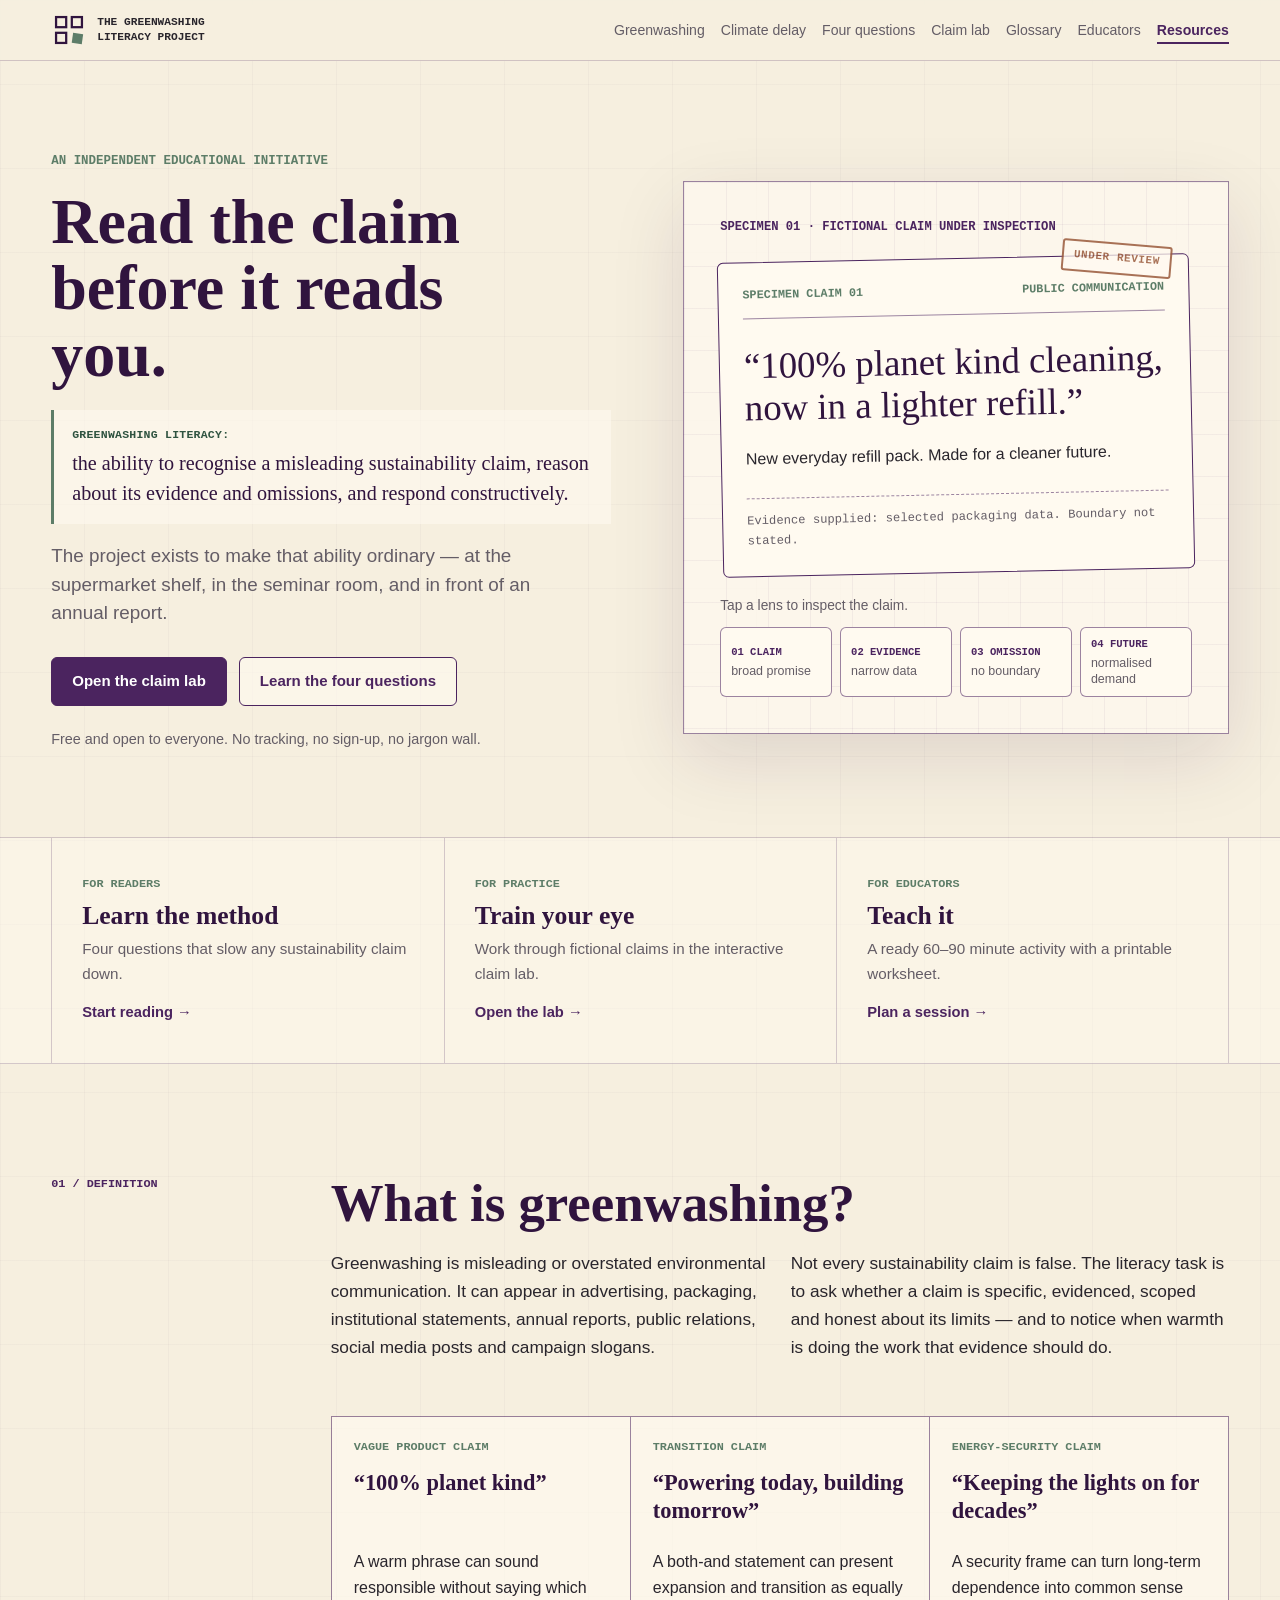
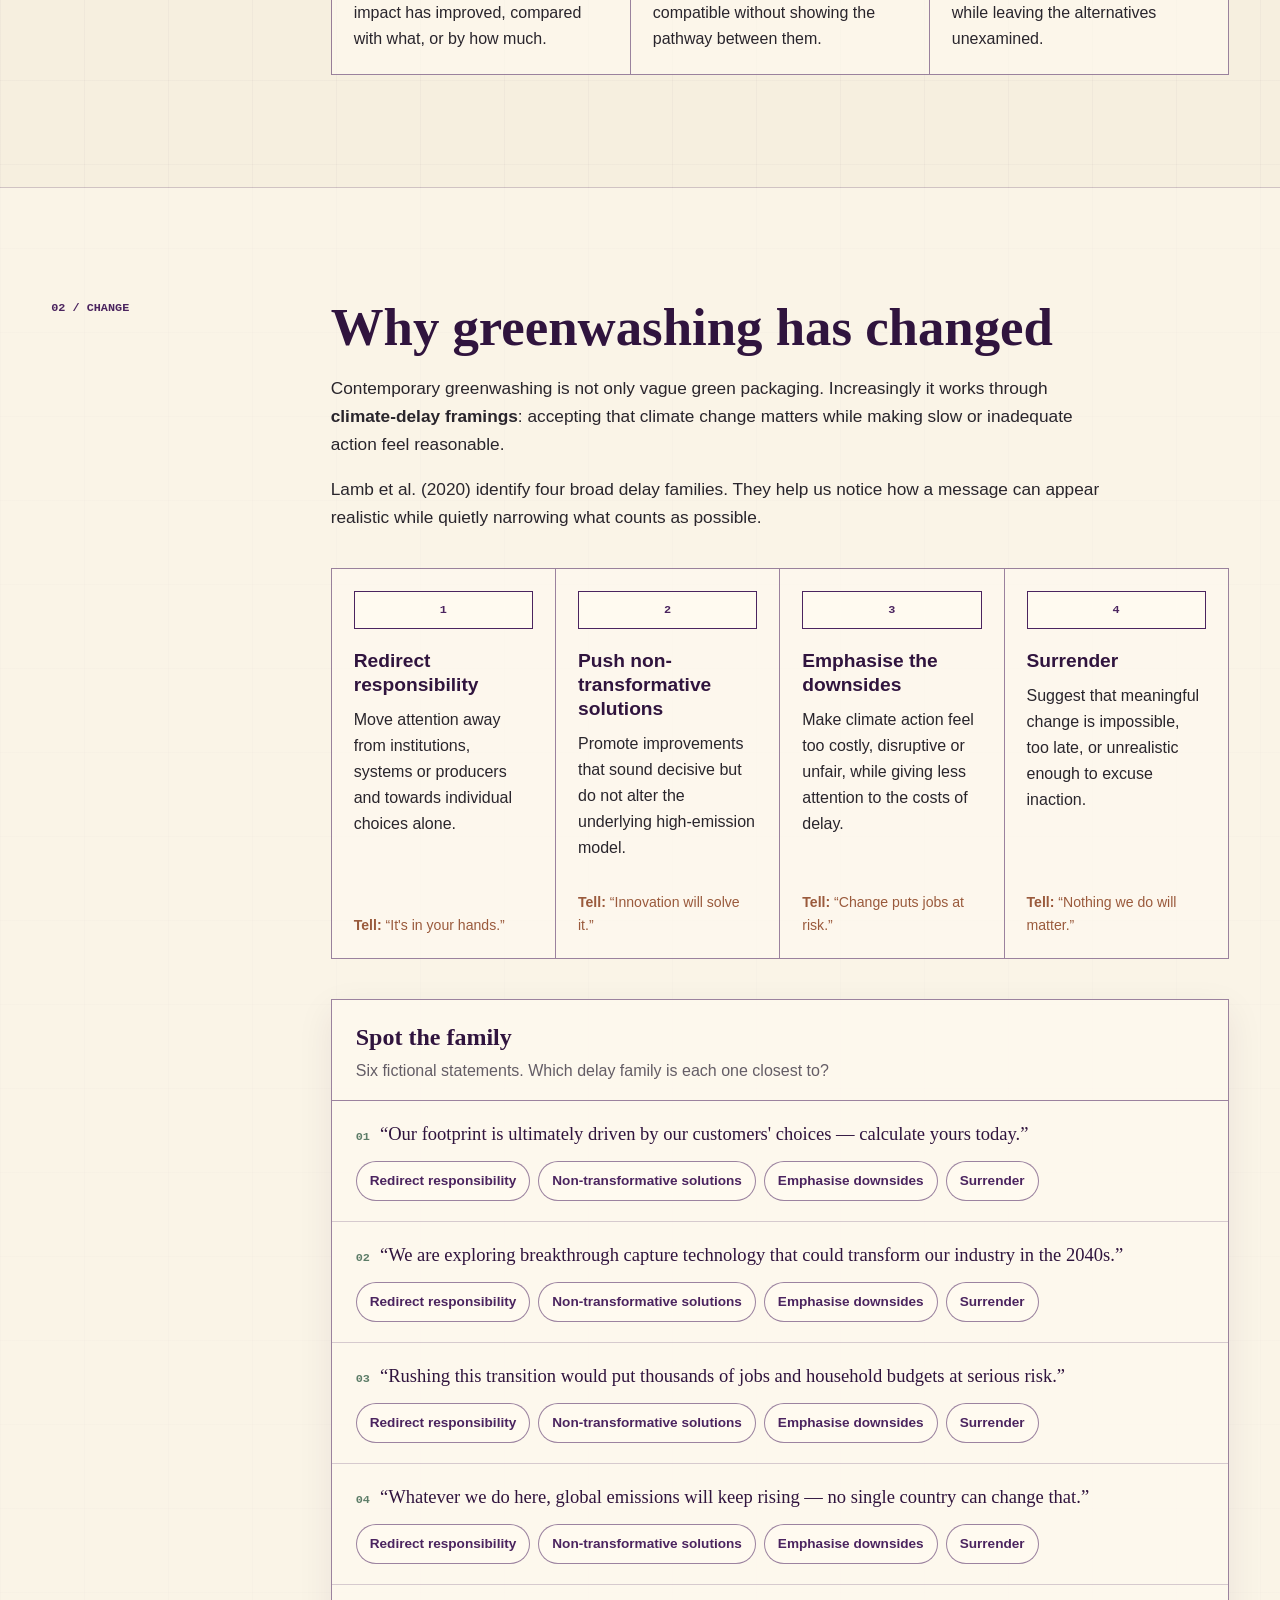
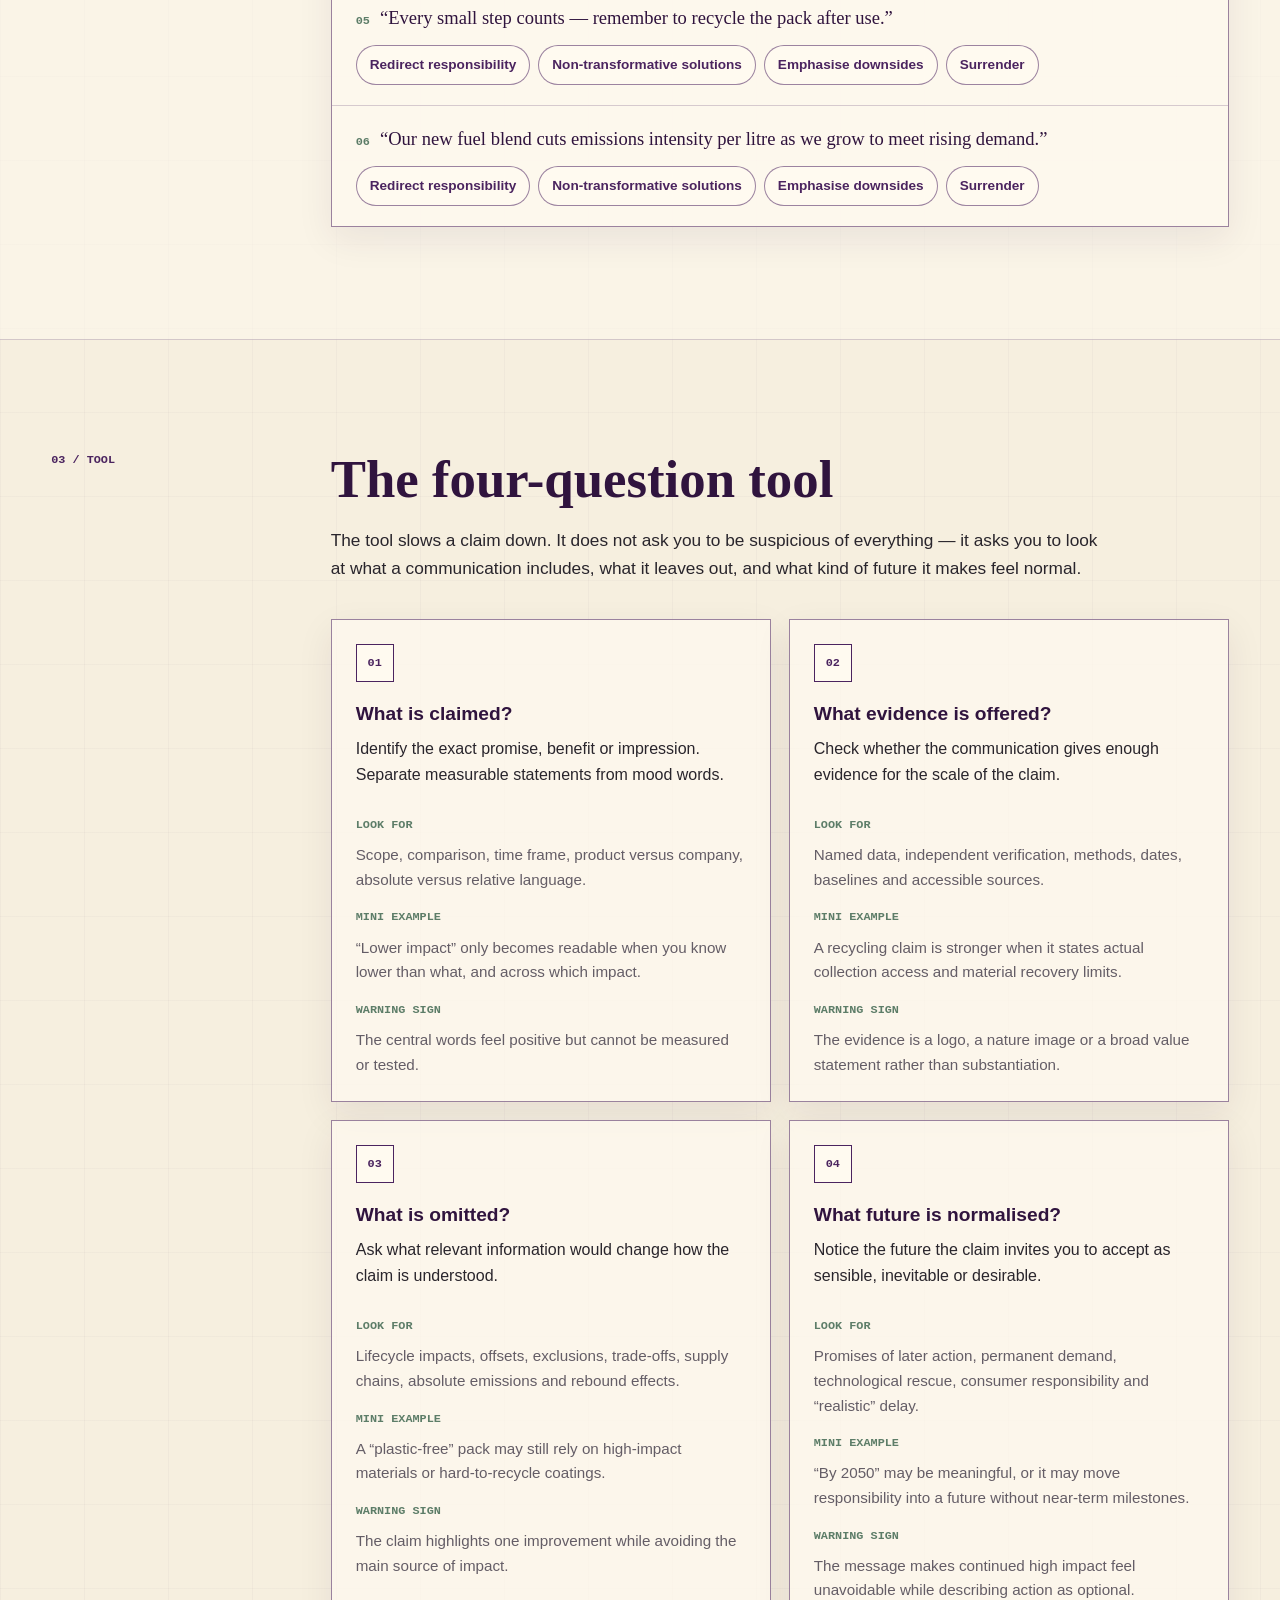
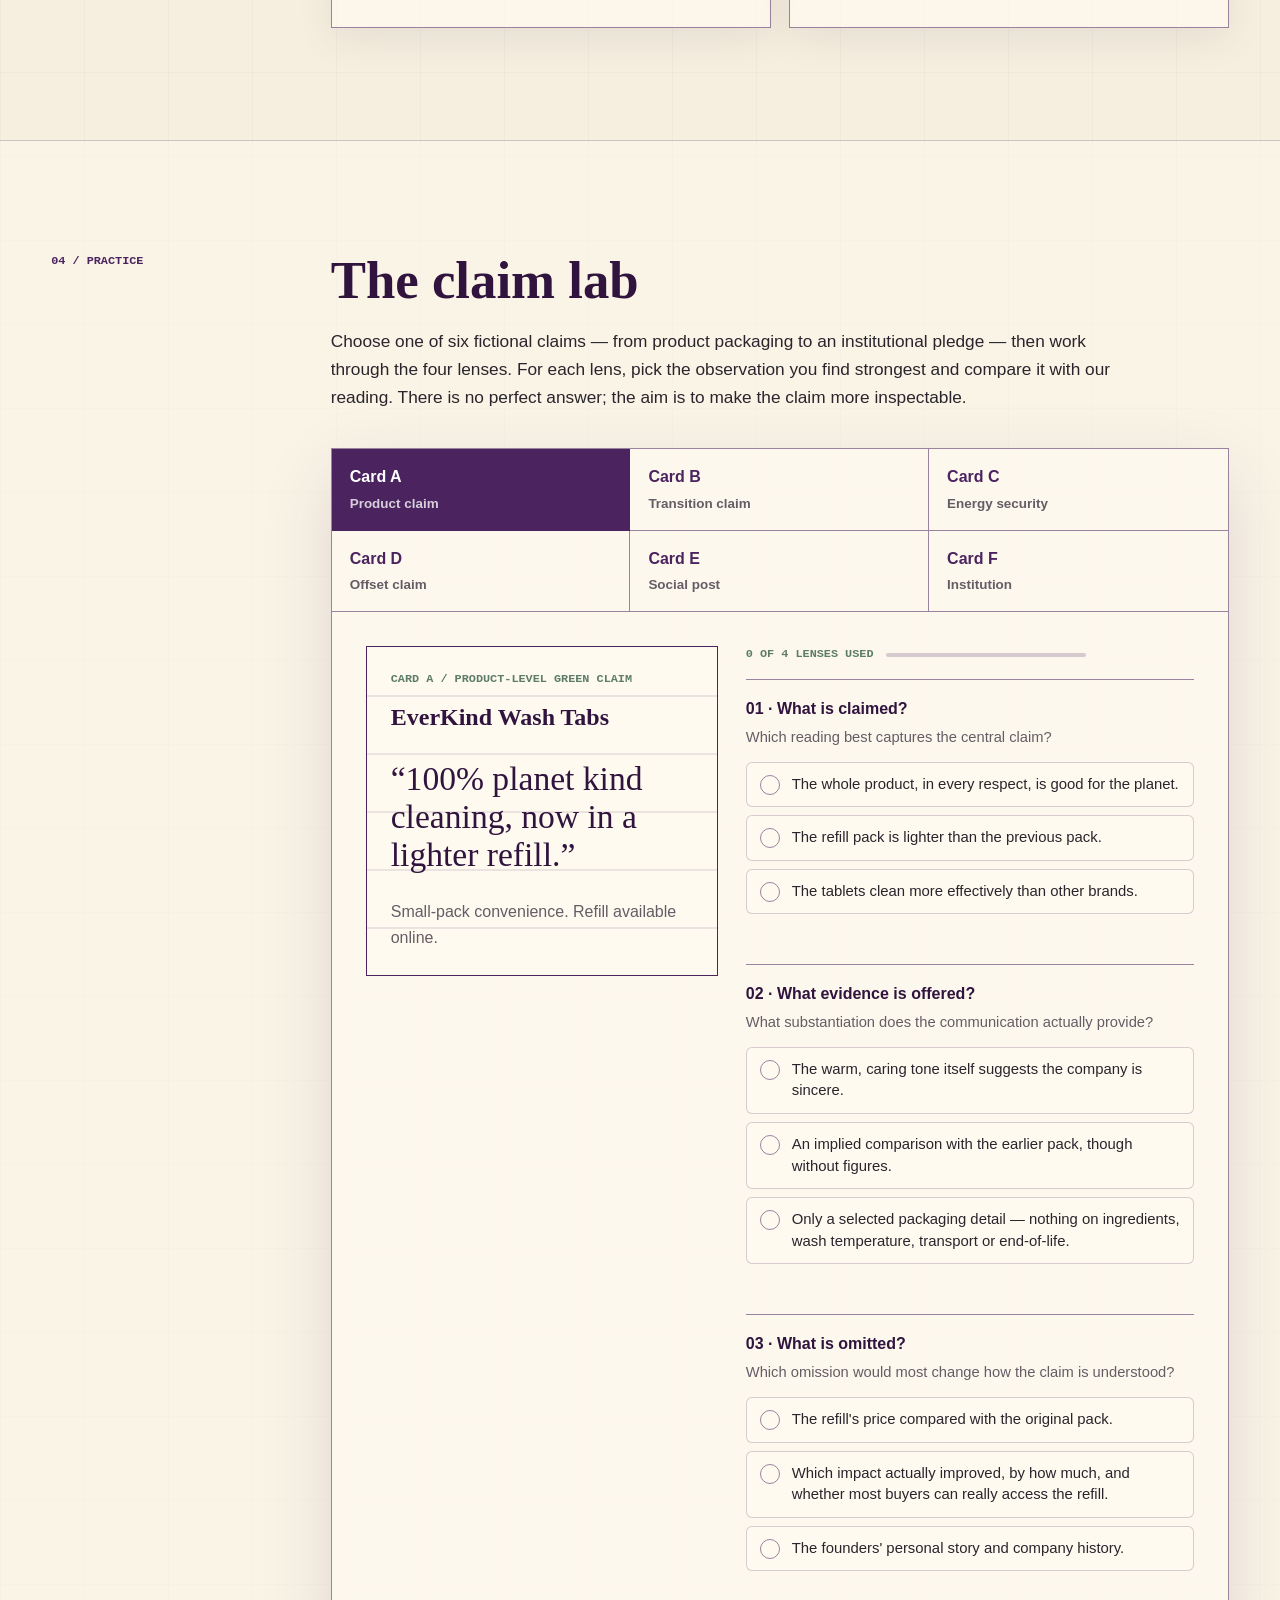
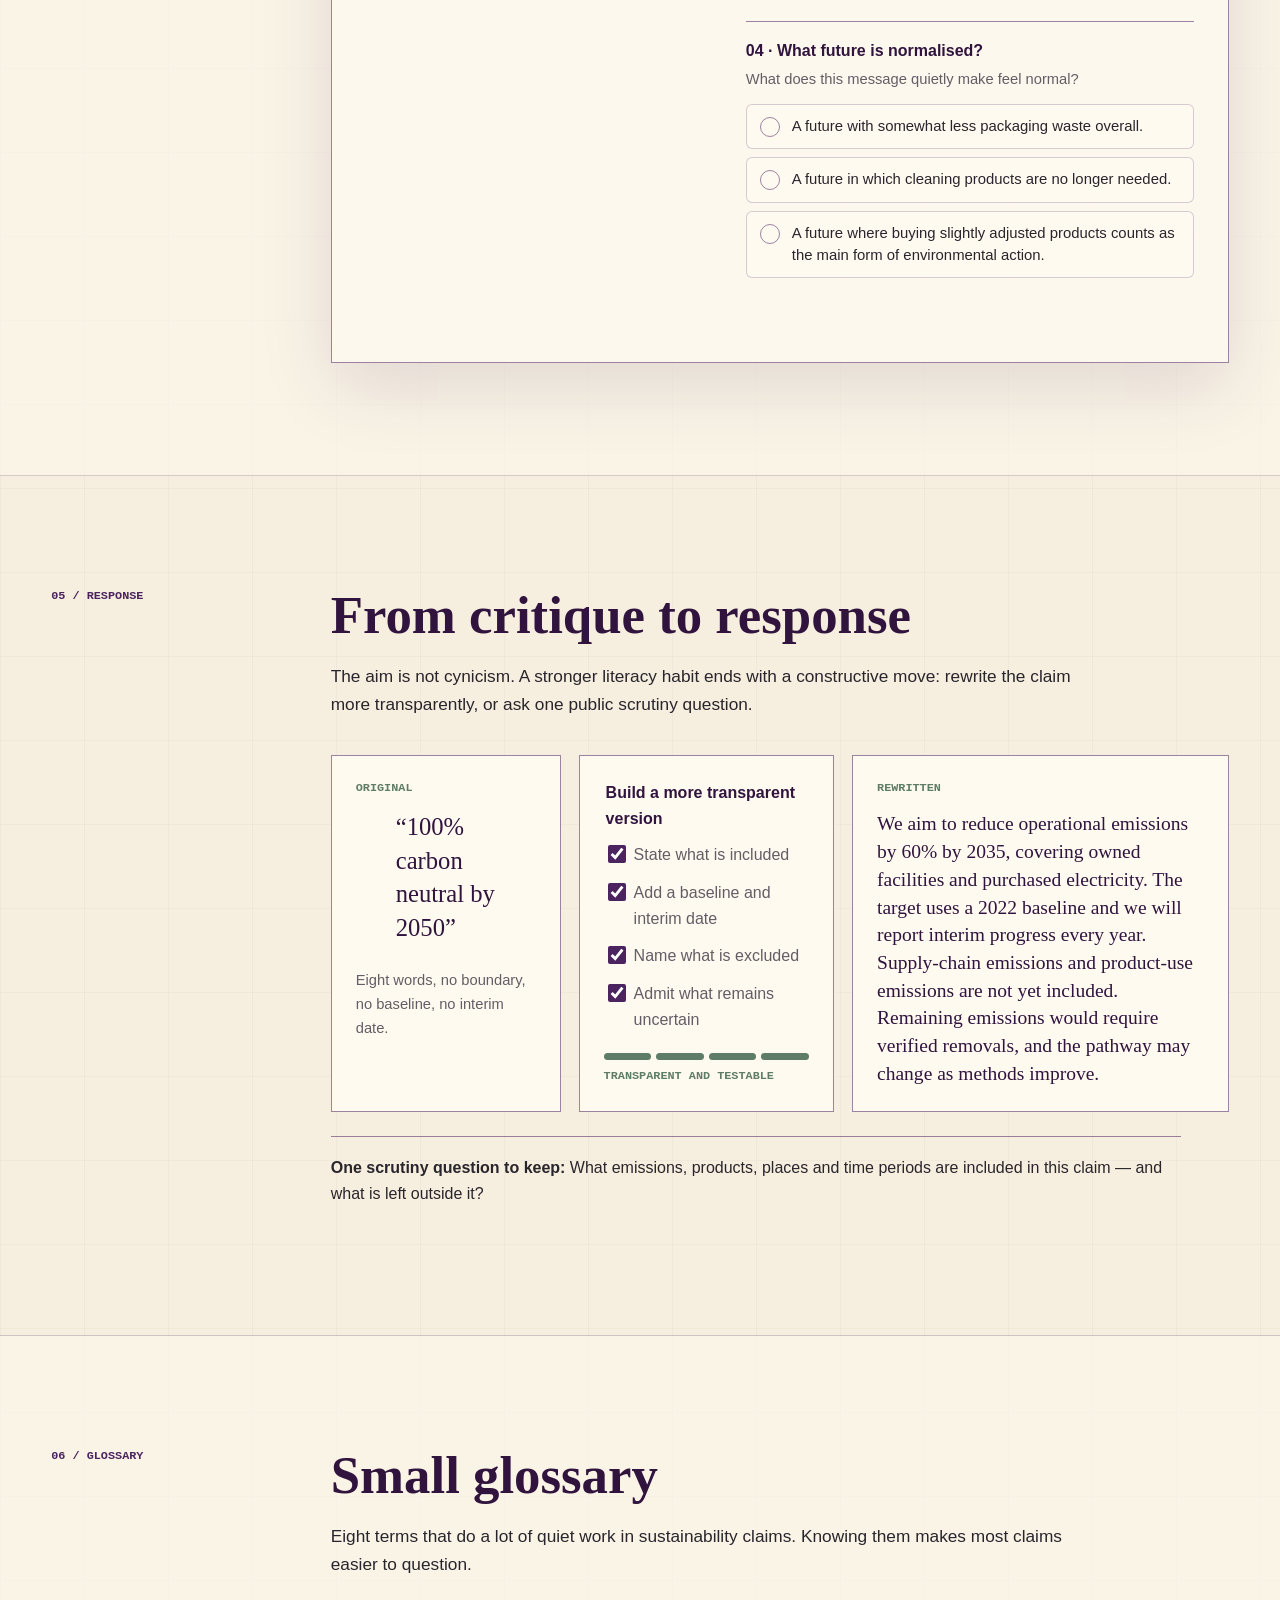
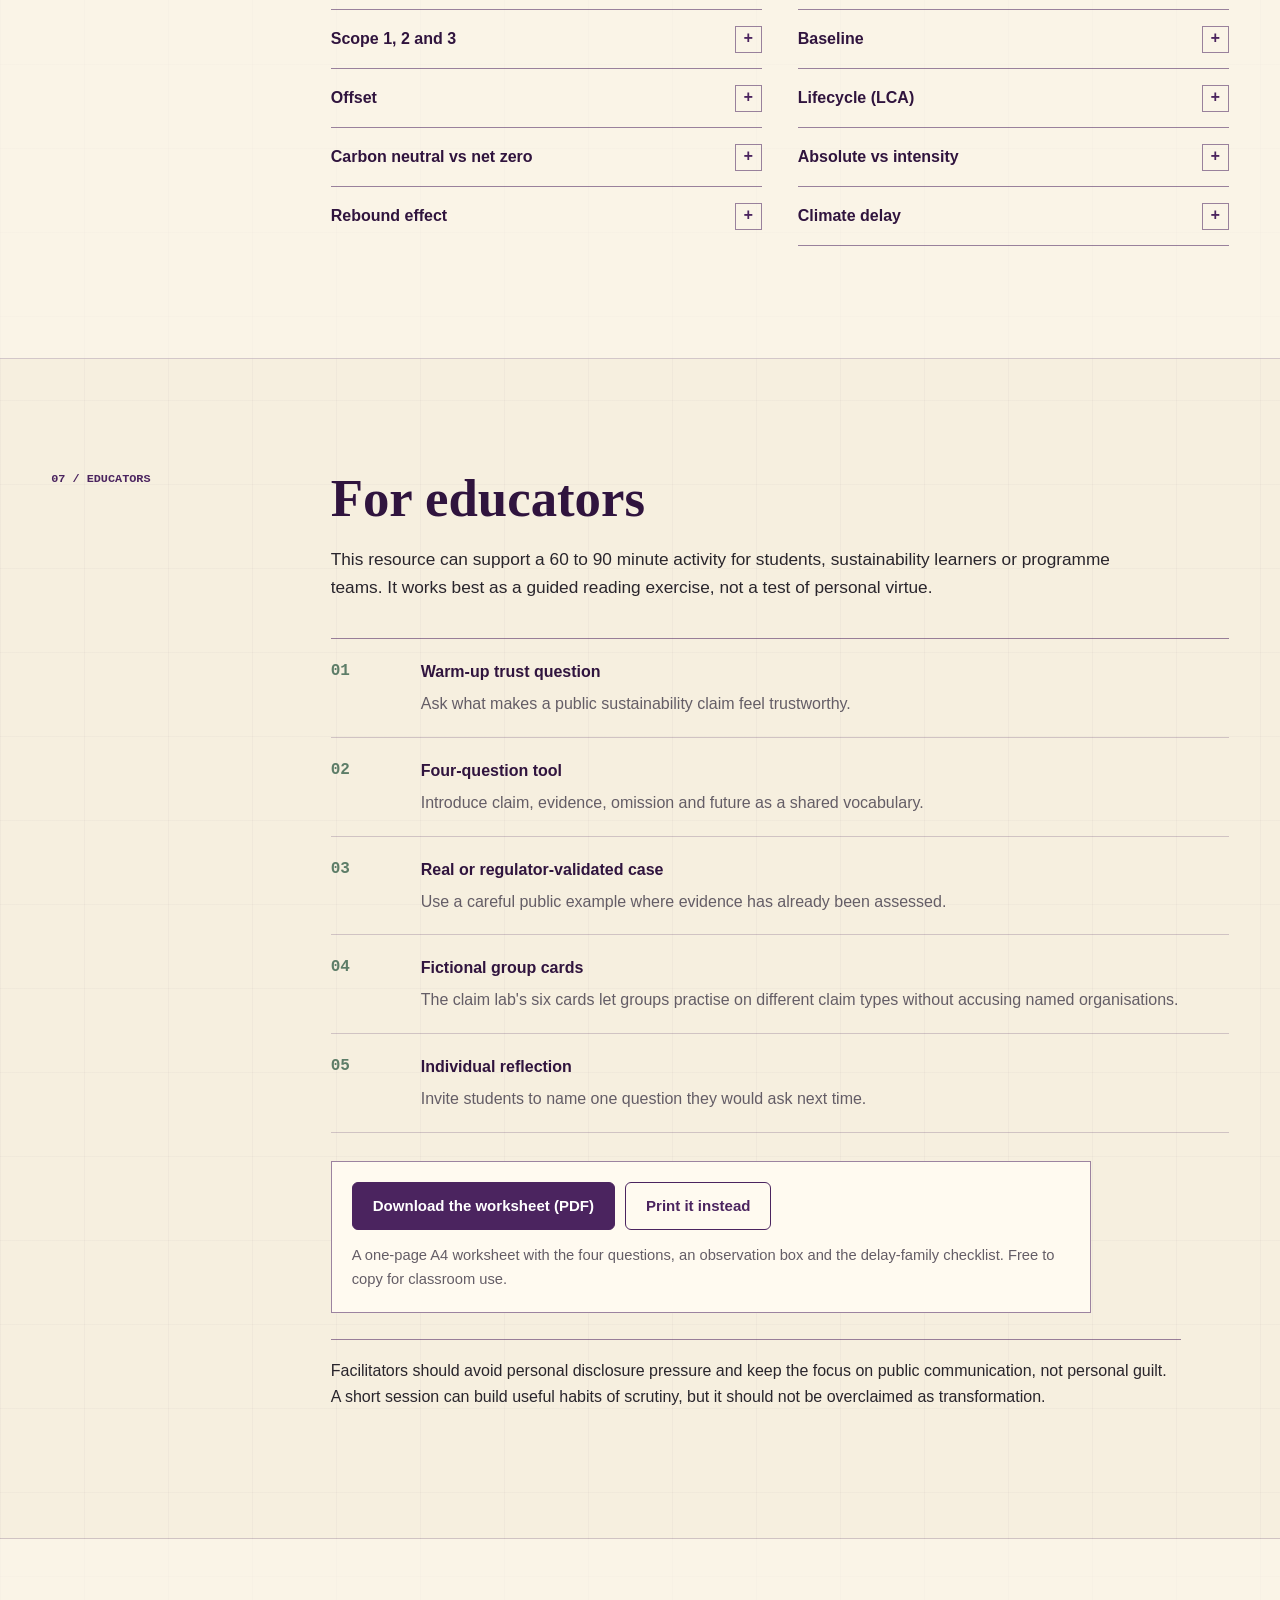
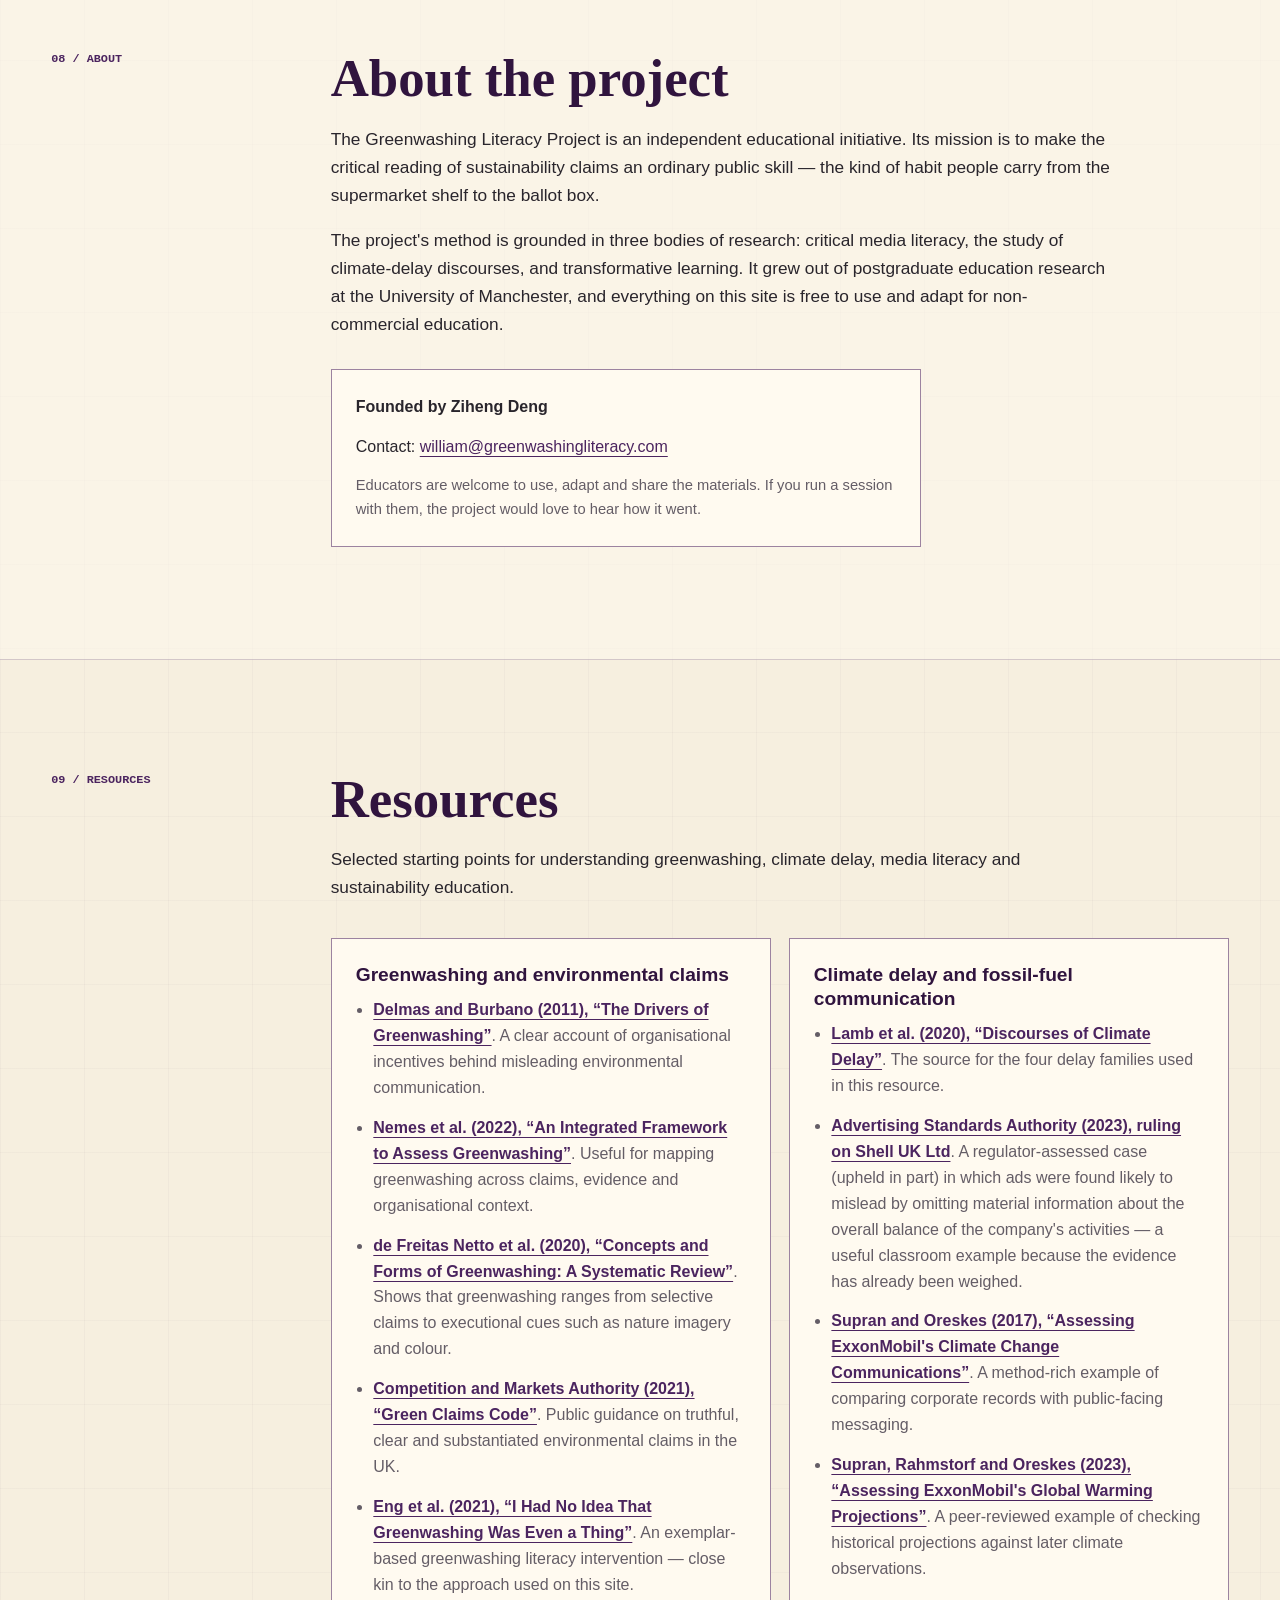
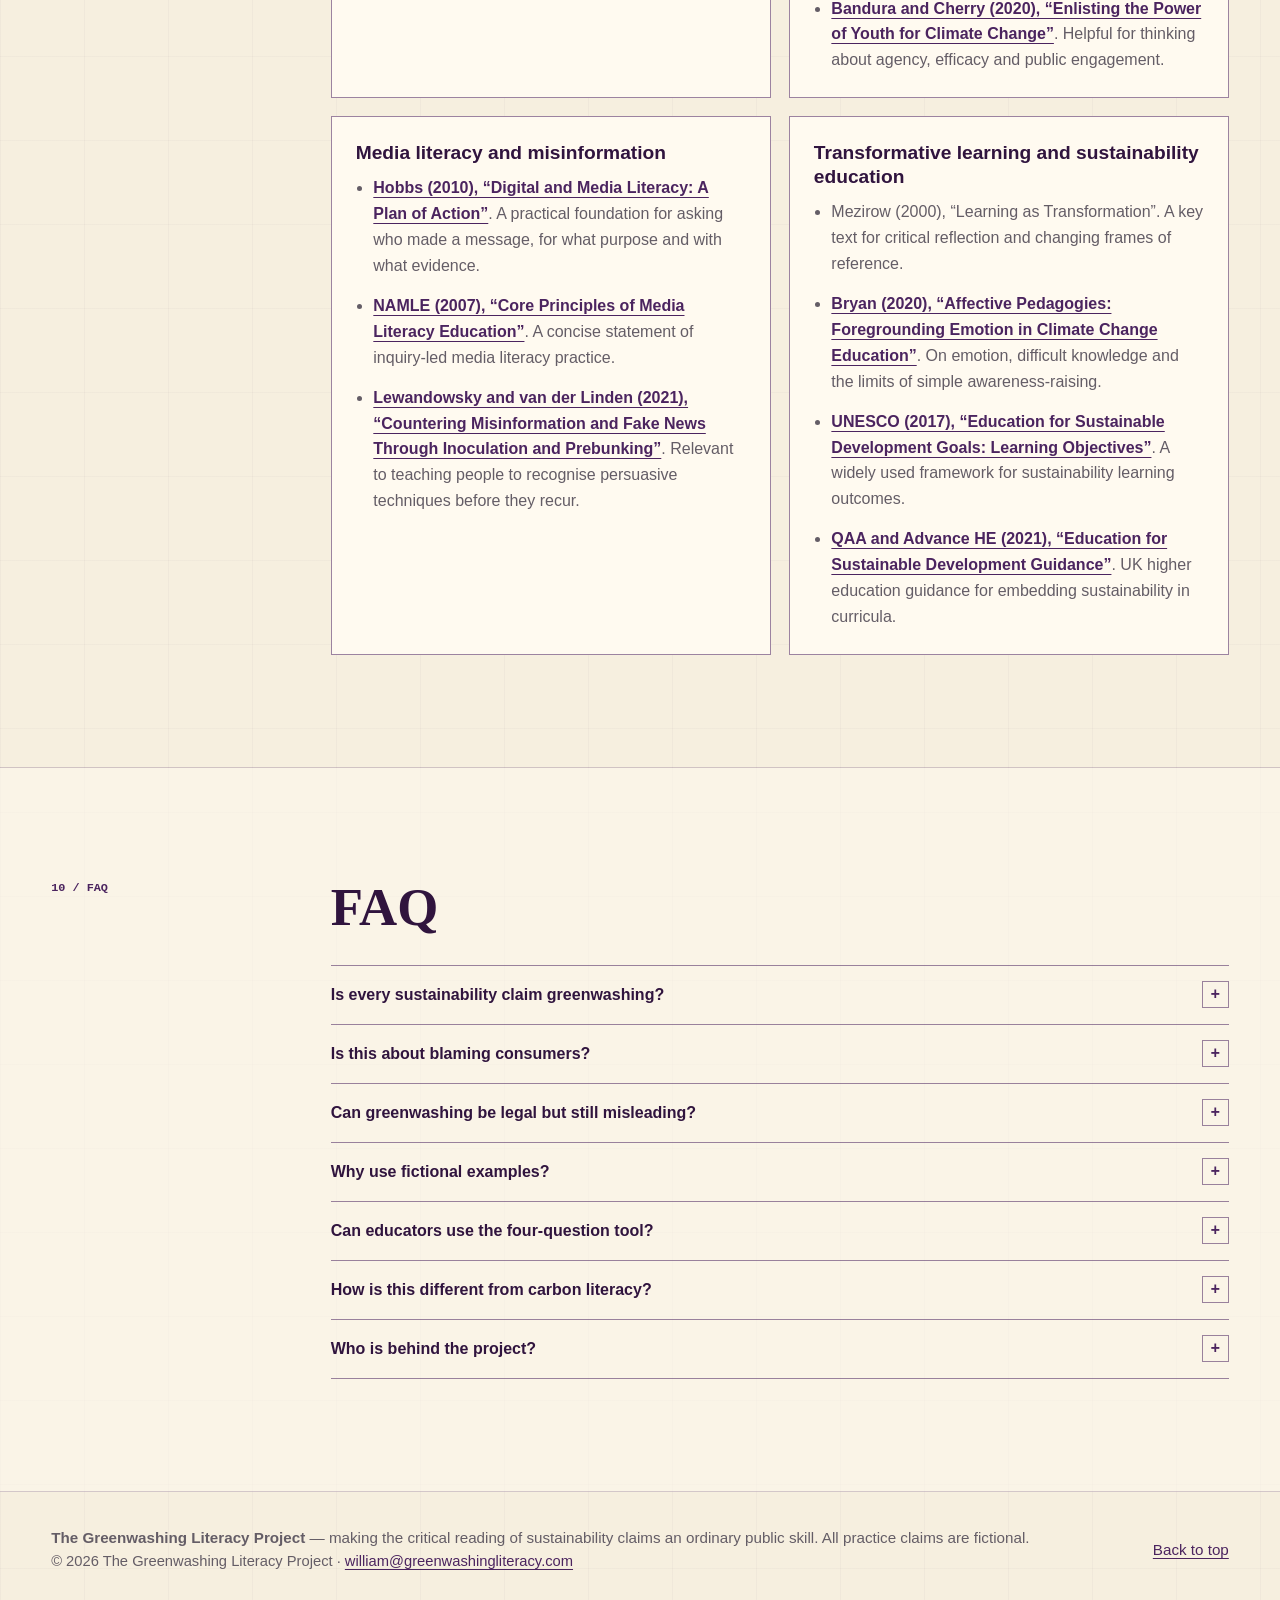
<file: index.html>
<!DOCTYPE html>
<html lang="en-GB">
<head>
  <meta charset="utf-8">
  <meta name="viewport" content="width=device-width, initial-scale=1">
  <meta name="description" content="The Greenwashing Literacy Project is a free educational initiative for reading sustainability claims, climate-delay framings and green communication more critically.">
  <meta property="og:title" content="The Greenwashing Literacy Project">
  <meta property="og:description" content="A practical way to read sustainability claims before they read you.">
  <meta property="og:type" content="website">
  <meta property="og:url" content="https://greenwashingliteracy.com">
  <meta property="og:image" content="https://greenwashingliteracy.com/og-image.png">
  <meta property="og:image:width" content="1200">
  <meta property="og:image:height" content="630">
  <meta property="og:image:alt" content="The Greenwashing Literacy Project — read the claim before it reads you.">
  <meta name="twitter:card" content="summary_large_image">
  <meta name="theme-color" content="#f6efdf">
  <title>The Greenwashing Literacy Project</title>
  <link rel="icon" href="data:image/svg+xml,%3Csvg xmlns=%22http://www.w3.org/2000/svg%22 viewBox=%220 0 64 64%22%3E%3Crect width=%2264%22 height=%2264%22 fill=%22%23fffaf0%22/%3E%3Cg stroke=%22%2330143e%22 stroke-width=%224%22 fill=%22none%22%3E%3Crect x=%229%22 y=%229%22 width=%2218%22 height=%2218%22/%3E%3Crect x=%2237%22 y=%229%22 width=%2218%22 height=%2218%22/%3E%3Crect x=%229%22 y=%2237%22 width=%2218%22 height=%2218%22/%3E%3C/g%3E%3Crect x=%2238%22 y=%2238%22 width=%2218%22 height=%2218%22 fill=%22%235d7d68%22 transform=%22rotate(8 47 47)%22/%3E%3C/svg%3E">
  <link rel="apple-touch-icon" href="/apple-touch-icon.png">
  <link rel="stylesheet" href="styles.css?v=10">
  <script type="application/ld+json">
  {
    "@context": "https://schema.org",
    "@graph": [
      {
        "@type": "Organization",
        "name": "The Greenwashing Literacy Project",
        "url": "https://greenwashingliteracy.com",
        "logo": "https://greenwashingliteracy.com/apple-touch-icon.png",
        "email": "william@greenwashingliteracy.com",
        "founder": { "@type": "Person", "name": "Ziheng Deng" },
        "description": "A free educational initiative that helps people read sustainability claims, climate-delay framings and green communication more critically."
      },
      {
        "@type": "WebSite",
        "name": "The Greenwashing Literacy Project",
        "url": "https://greenwashingliteracy.com",
        "inLanguage": "en-GB"
      }
    ]
  }
  </script>
</head>
<body>
  <a class="skip-link" href="#main">Skip to content</a>

  <header class="site-header" aria-label="Site header">
    <a class="brand" href="#top" aria-label="The Greenwashing Literacy Project home">
      <svg class="brand-logo" viewBox="0 0 64 64" aria-hidden="true" focusable="false" xmlns="http://www.w3.org/2000/svg">
        <g stroke="#30143e" stroke-width="4" fill="none">
          <rect x="9" y="9" width="18" height="18"/>
          <rect x="37" y="9" width="18" height="18"/>
          <rect x="9" y="37" width="18" height="18"/>
        </g>
        <rect x="38" y="38" width="18" height="18" fill="#5d7d68" transform="rotate(8 47 47)"/>
      </svg>
      <span>The Greenwashing<br>Literacy Project</span>
    </a>
    <nav class="site-nav" aria-label="Primary navigation">
      <a href="#greenwashing" data-nav="greenwashing">Greenwashing</a>
      <a href="#delay" data-nav="delay">Climate delay</a>
      <a href="#tool" data-nav="tool">Four questions</a>
      <a href="#claim-lab" data-nav="claim-lab">Claim lab</a>
      <a href="#glossary" data-nav="glossary">Glossary</a>
      <a href="#educators" data-nav="educators">Educators</a>
      <a href="#resources" data-nav="resources">Resources</a>
    </nav>
  </header>

  <main id="main">

    <!-- ============ HERO ============ -->
    <section class="hero section-band" id="top" aria-labelledby="hero-title">
      <div class="hero-copy">
        <p class="hero-kicker">An independent educational initiative</p>
        <h1 id="hero-title">Read the claim before it reads you.</h1>
        <p class="hero-definition"><strong>Greenwashing literacy:</strong> the ability to recognise a misleading sustainability claim, reason about its evidence and omissions, and respond constructively.</p>
        <p class="hero-subheading">The project exists to make that ability ordinary — at the supermarket shelf, in the seminar room, and in front of an annual report.</p>
        <div class="hero-actions" aria-label="Main actions">
          <a class="button button-primary" href="#claim-lab">Open the claim lab</a>
          <a class="button button-secondary" href="#tool">Learn the four questions</a>
        </div>
        <p class="hero-footnote">Free and open to everyone. No tracking, no sign-up, no jargon wall.</p>
      </div>

      <figure class="evidence-desk" aria-labelledby="hero-visual-title">
        <figcaption id="hero-visual-title">Specimen 01 · fictional claim under inspection</figcaption>
        <div class="claim-specimen hero-specimen">
          <div class="specimen-topline">
            <span>Specimen claim 01</span>
            <span>Public communication</span>
          </div>
          <blockquote>&ldquo;<span class="spec-part" data-part="claim">100% planet kind</span> cleaning, now in a <span class="spec-part" data-part="evidence">lighter refill</span>.&rdquo;</blockquote>
          <p>New everyday refill pack. <span class="spec-part" data-part="future">Made for a cleaner future.</span></p>
          <div class="specimen-note"><span class="spec-part" data-part="omission">Evidence supplied: selected packaging data. Boundary not stated.</span></div>
          <span class="specimen-stamp" aria-hidden="true">Under review</span>
        </div>
        <div class="annotation-tray" role="group" aria-label="Inspect the specimen with the four lenses">
          <p class="tray-hint" id="tray-hint" aria-live="polite">Tap a lens to inspect the claim.</p>
          <div class="annotation-chips">
            <button type="button" class="chip chip-claim" data-lens="claim" aria-pressed="false"><span>01 Claim</span>broad promise</button>
            <button type="button" class="chip chip-evidence" data-lens="evidence" aria-pressed="false"><span>02 Evidence</span>narrow data</button>
            <button type="button" class="chip chip-omission" data-lens="omission" aria-pressed="false"><span>03 Omission</span>no boundary</button>
            <button type="button" class="chip chip-future" data-lens="future" aria-pressed="false"><span>04 Future</span>normalised demand</button>
          </div>
        </div>
      </figure>
    </section>

    <!-- ============ PATHS ============ -->
    <section class="section-band path-band" aria-label="Three ways to use the project">
      <div class="path-strip">
        <a class="path-card" href="#tool">
          <p class="mono-label">For readers</p>
          <h2>Learn the method</h2>
          <p>Four questions that slow any sustainability claim down.</p>
          <span class="path-cta" aria-hidden="true">Start reading &rarr;</span>
        </a>
        <a class="path-card" href="#claim-lab">
          <p class="mono-label">For practice</p>
          <h2>Train your eye</h2>
          <p>Work through fictional claims in the interactive claim lab.</p>
          <span class="path-cta" aria-hidden="true">Open the lab &rarr;</span>
        </a>
        <a class="path-card" href="#educators">
          <p class="mono-label">For educators</p>
          <h2>Teach it</h2>
          <p>A ready 60&ndash;90 minute activity with a printable worksheet.</p>
          <span class="path-cta" aria-hidden="true">Plan a session &rarr;</span>
        </a>
      </div>
    </section>

    <!-- ============ 01 DEFINITION ============ -->
    <section class="section-band" id="greenwashing" aria-labelledby="greenwashing-title">
      <div class="section-layout">
        <div class="section-kicker">01 / Definition</div>
        <div class="section-content">
          <h2 id="greenwashing-title" class="reveal">What is greenwashing?</h2>
          <div class="lead-grid reveal">
            <p>Greenwashing is misleading or overstated environmental communication. It can appear in advertising, packaging, institutional statements, annual reports, public relations, social media posts and campaign slogans.</p>
            <p>Not every sustainability claim is false. The literacy task is to ask whether a claim is specific, evidenced, scoped and honest about its limits — and to notice when warmth is doing the work that evidence should do.</p>
          </div>

          <div class="example-table reveal" aria-label="Short examples of sustainability claim types">
            <article>
              <p class="mono-label">Vague product claim</p>
              <h3>&ldquo;100% planet kind&rdquo;</h3>
              <p>A warm phrase can sound responsible without saying which impact has improved, compared with what, or by how much.</p>
            </article>
            <article>
              <p class="mono-label">Transition claim</p>
              <h3>&ldquo;Powering today, building tomorrow&rdquo;</h3>
              <p>A both-and statement can present expansion and transition as equally compatible without showing the pathway between them.</p>
            </article>
            <article>
              <p class="mono-label">Energy-security claim</p>
              <h3>&ldquo;Keeping the lights on for decades&rdquo;</h3>
              <p>A security frame can turn long-term dependence into common sense while leaving the alternatives unexamined.</p>
            </article>
          </div>
        </div>
      </div>
    </section>

    <!-- ============ 02 CLIMATE DELAY ============ -->
    <section class="section-band section-tinted" id="delay" aria-labelledby="delay-title">
      <div class="section-layout">
        <div class="section-kicker">02 / Change</div>
        <div class="section-content">
          <h2 id="delay-title" class="reveal">Why greenwashing has changed</h2>
          <p class="section-intro reveal">Contemporary greenwashing is not only vague green packaging. Increasingly it works through <strong>climate-delay framings</strong>: accepting that climate change matters while making slow or inadequate action feel reasonable.</p>
          <p class="section-intro reveal">Lamb et al. (2020) identify four broad delay families. They help us notice how a message can appear realistic while quietly narrowing what counts as possible.</p>

          <div class="delay-board reveal" aria-label="Four climate-delay families">
            <article>
              <span class="matrix-number">1</span>
              <h3>Redirect responsibility</h3>
              <p>Move attention away from institutions, systems or producers and towards individual choices alone.</p>
              <p class="delay-tell"><strong>Tell:</strong> &ldquo;It's in your hands.&rdquo;</p>
            </article>
            <article>
              <span class="matrix-number">2</span>
              <h3>Push non-transformative solutions</h3>
              <p>Promote improvements that sound decisive but do not alter the underlying high-emission model.</p>
              <p class="delay-tell"><strong>Tell:</strong> &ldquo;Innovation will solve it.&rdquo;</p>
            </article>
            <article>
              <span class="matrix-number">3</span>
              <h3>Emphasise the downsides</h3>
              <p>Make climate action feel too costly, disruptive or unfair, while giving less attention to the costs of delay.</p>
              <p class="delay-tell"><strong>Tell:</strong> &ldquo;Change puts jobs at risk.&rdquo;</p>
            </article>
            <article>
              <span class="matrix-number">4</span>
              <h3>Surrender</h3>
              <p>Suggest that meaningful change is impossible, too late, or unrealistic enough to excuse inaction.</p>
              <p class="delay-tell"><strong>Tell:</strong> &ldquo;Nothing we do will matter.&rdquo;</p>
            </article>
          </div>

          <div class="quiz-shell reveal" id="delay-quiz" aria-labelledby="quiz-title">
            <div class="quiz-head">
              <h3 id="quiz-title">Spot the family</h3>
              <p>Six fictional statements. Which delay family is each one closest to? <span class="quiz-score" data-quiz-score aria-live="polite"></span></p>
            </div>
            <div data-quiz-body></div>
          </div>
        </div>
      </div>
    </section>

    <!-- ============ 03 THE TOOL ============ -->
    <section class="section-band" id="tool" aria-labelledby="tool-title">
      <div class="section-layout">
        <div class="section-kicker">03 / Tool</div>
        <div class="section-content">
          <h2 id="tool-title" class="reveal">The four-question tool</h2>
          <p class="section-intro reveal">The tool slows a claim down. It does not ask you to be suspicious of everything — it asks you to look at what a communication includes, what it leaves out, and what kind of future it makes feel normal.</p>

          <div class="tool-board reveal">
            <article class="tool-card">
              <div class="tool-index">01</div>
              <h3>What is claimed?</h3>
              <p>Identify the exact promise, benefit or impression. Separate measurable statements from mood words.</p>
              <dl>
                <dt>Look for</dt>
                <dd>Scope, comparison, time frame, product versus company, absolute versus relative language.</dd>
                <dt>Mini example</dt>
                <dd>&ldquo;Lower impact&rdquo; only becomes readable when you know lower than what, and across which impact.</dd>
                <dt>Warning sign</dt>
                <dd>The central words feel positive but cannot be measured or tested.</dd>
              </dl>
            </article>
            <article class="tool-card">
              <div class="tool-index">02</div>
              <h3>What evidence is offered?</h3>
              <p>Check whether the communication gives enough evidence for the scale of the claim.</p>
              <dl>
                <dt>Look for</dt>
                <dd>Named data, independent verification, methods, dates, baselines and accessible sources.</dd>
                <dt>Mini example</dt>
                <dd>A recycling claim is stronger when it states actual collection access and material recovery limits.</dd>
                <dt>Warning sign</dt>
                <dd>The evidence is a logo, a nature image or a broad value statement rather than substantiation.</dd>
              </dl>
            </article>
            <article class="tool-card">
              <div class="tool-index">03</div>
              <h3>What is omitted?</h3>
              <p>Ask what relevant information would change how the claim is understood.</p>
              <dl>
                <dt>Look for</dt>
                <dd>Lifecycle impacts, offsets, exclusions, trade-offs, supply chains, absolute emissions and rebound effects.</dd>
                <dt>Mini example</dt>
                <dd>A &ldquo;plastic-free&rdquo; pack may still rely on high-impact materials or hard-to-recycle coatings.</dd>
                <dt>Warning sign</dt>
                <dd>The claim highlights one improvement while avoiding the main source of impact.</dd>
              </dl>
            </article>
            <article class="tool-card">
              <div class="tool-index">04</div>
              <h3>What future is normalised?</h3>
              <p>Notice the future the claim invites you to accept as sensible, inevitable or desirable.</p>
              <dl>
                <dt>Look for</dt>
                <dd>Promises of later action, permanent demand, technological rescue, consumer responsibility and &ldquo;realistic&rdquo; delay.</dd>
                <dt>Mini example</dt>
                <dd>&ldquo;By 2050&rdquo; may be meaningful, or it may move responsibility into a future without near-term milestones.</dd>
                <dt>Warning sign</dt>
                <dd>The message makes continued high impact feel unavoidable while describing action as optional.</dd>
              </dl>
            </article>
          </div>
        </div>
      </div>
    </section>

    <!-- ============ 04 CLAIM LAB ============ -->
    <section class="section-band section-tinted" id="claim-lab" aria-labelledby="lab-title">
      <div class="section-layout">
        <div class="section-kicker">04 / Practice</div>
        <div class="section-content">
          <h2 id="lab-title" class="reveal">The claim lab</h2>
          <p class="section-intro reveal">Choose one of six fictional claims — from product packaging to an institutional pledge — then work through the four lenses. For each lens, pick the observation you find strongest and compare it with our reading. There is no perfect answer; the aim is to make the claim more inspectable.</p>

          <div class="lab-shell reveal" data-lab>
            <div class="lab-tabs" role="tablist" aria-label="Fictional claim cards" data-lab-tabs></div>
            <div data-lab-panels></div>
          </div>
          <noscript><p class="noscript-note">The interactive lab needs JavaScript. The four-question tool above works on any claim without it.</p></noscript>
        </div>
      </div>
    </section>

    <!-- ============ 05 RESPONSE ============ -->
    <section class="section-band" id="response" aria-labelledby="response-title">
      <div class="section-layout">
        <div class="section-kicker">05 / Response</div>
        <div class="section-content">
          <h2 id="response-title" class="reveal">From critique to response</h2>
          <p class="section-intro reveal">The aim is not cynicism. A stronger literacy habit ends with a constructive move: rewrite the claim more transparently, or ask one public scrutiny question.</p>

          <div class="rewrite-lab reveal">
            <div class="rewrite-original">
              <p class="mono-label">Original</p>
              <blockquote>&ldquo;100% carbon neutral by 2050&rdquo;</blockquote>
              <p class="small-text">Eight words, no boundary, no baseline, no interim date.</p>
            </div>
            <div class="rewrite-controls">
              <fieldset>
                <legend>Build a more transparent version</legend>
                <label><input type="checkbox" data-rewrite-part="scope" checked> State what is included</label>
                <label><input type="checkbox" data-rewrite-part="baseline" checked> Add a baseline and interim date</label>
                <label><input type="checkbox" data-rewrite-part="exclusions" checked> Name what is excluded</label>
                <label><input type="checkbox" data-rewrite-part="uncertainty" checked> Admit what remains uncertain</label>
              </fieldset>
              <div class="strength-meter" aria-hidden="true">
                <span data-meter-seg></span><span data-meter-seg></span><span data-meter-seg></span><span data-meter-seg></span>
              </div>
              <p class="strength-label" data-strength-label aria-live="polite"></p>
            </div>
            <div class="rewrite-output" aria-live="polite">
              <p class="mono-label">Rewritten</p>
              <p id="rewrite-output-text"></p>
            </div>
          </div>
          <p class="scrutiny-question reveal"><strong>One scrutiny question to keep:</strong> What emissions, products, places and time periods are included in this claim — and what is left outside it?</p>
        </div>
      </div>
    </section>

    <!-- ============ 06 GLOSSARY ============ -->
    <section class="section-band section-tinted" id="glossary" aria-labelledby="glossary-title">
      <div class="section-layout">
        <div class="section-kicker">06 / Glossary</div>
        <div class="section-content">
          <h2 id="glossary-title" class="reveal">Small glossary</h2>
          <p class="section-intro reveal">Eight terms that do a lot of quiet work in sustainability claims. Knowing them makes most claims easier to question.</p>
          <div class="glossary-grid reveal">
            <details>
              <summary>Scope 1, 2 and 3</summary>
              <p>Three boundaries for counting an organisation's emissions: direct emissions (1), purchased energy (2), and the value chain — suppliers, products in use, investments (3). Scope 3 is usually the largest and the most often excluded. Always ask which scopes a target covers.</p>
            </details>
            <details>
              <summary>Baseline</summary>
              <p>The reference year a reduction is measured against. &ldquo;50% less&rdquo; means little without one — a conveniently high baseline year can make modest progress look dramatic.</p>
            </details>
            <details>
              <summary>Offset</summary>
              <p>Paying for emission reductions or removals elsewhere — tree planting, renewable projects, capture — instead of reducing one's own emissions. Quality varies widely, and offsets inside a &ldquo;neutral&rdquo; claim often go unmentioned.</p>
            </details>
            <details>
              <summary>Lifecycle (LCA)</summary>
              <p>The full journey of a product: raw materials, manufacture, transport, use and disposal. A claim about one stage — say, packaging — may sit inside a lifecycle whose main impact lies elsewhere, such as the use phase.</p>
            </details>
            <details>
              <summary>Carbon neutral vs net zero</summary>
              <p>Often blurred. &ldquo;Carbon neutral&rdquo; frequently leans on offsets for a narrow boundary; &ldquo;net zero&rdquo; is meant to involve deep reductions first, with removals only for the residue. The words alone do not tell you which is happening.</p>
            </details>
            <details>
              <summary>Absolute vs intensity</summary>
              <p>An intensity measure (emissions per unit, per litre, per passenger) can fall while total emissions rise, if output grows. &ldquo;Cleaner than ever per product&rdquo; is compatible with a growing footprint.</p>
            </details>
            <details>
              <summary>Rebound effect</summary>
              <p>When an efficiency gain lowers cost and so increases consumption, eating part of the saving. Efficiency claims rarely mention it.</p>
            </details>
            <details>
              <summary>Climate delay</summary>
              <p>Discourse that accepts climate change is real while making inadequate action feel reasonable — by redirecting responsibility, pushing non-transformative fixes, stressing the downsides of action, or surrendering (Lamb et al., 2020).</p>
            </details>
          </div>
        </div>
      </div>
    </section>

    <!-- ============ 07 EDUCATORS ============ -->
    <section class="section-band" id="educators" aria-labelledby="educators-title">
      <div class="section-layout">
        <div class="section-kicker">07 / Educators</div>
        <div class="section-content">
          <h2 id="educators-title" class="reveal">For educators</h2>
          <p class="section-intro reveal">This resource can support a 60 to 90 minute activity for students, sustainability learners or programme teams. It works best as a guided reading exercise, not a test of personal virtue.</p>
          <ol class="workshop-list reveal">
            <li><span>Warm-up trust question</span><p>Ask what makes a public sustainability claim feel trustworthy.</p></li>
            <li><span>Four-question tool</span><p>Introduce claim, evidence, omission and future as a shared vocabulary.</p></li>
            <li><span>Real or regulator-validated case</span><p>Use a careful public example where evidence has already been assessed.</p></li>
            <li><span>Fictional group cards</span><p>The claim lab's six cards let groups practise on different claim types without accusing named organisations.</p></li>
            <li><span>Individual reflection</span><p>Invite students to name one question they would ask next time.</p></li>
          </ol>
          <div class="educator-actions reveal">
            <div class="educator-buttons">
              <a class="button button-primary" href="worksheet.pdf" download>Download the worksheet (PDF)</a>
              <button type="button" class="button button-secondary" data-print-worksheet>Print it instead</button>
            </div>
            <p class="small-text">A one-page A4 worksheet with the four questions, an observation box and the delay-family checklist. Free to copy for classroom use.</p>
          </div>
          <p class="educator-note reveal">Facilitators should avoid personal disclosure pressure and keep the focus on public communication, not personal guilt. A short session can build useful habits of scrutiny, but it should not be overclaimed as transformation.</p>
        </div>
      </div>
    </section>

    <!-- ============ 08 ABOUT ============ -->
    <section class="section-band section-tinted" id="project-note" aria-labelledby="project-title">
      <div class="section-layout">
        <div class="section-kicker">08 / About</div>
        <div class="section-content">
          <h2 id="project-title" class="reveal">About the project</h2>
          <p class="section-intro reveal">The Greenwashing Literacy Project is an independent educational initiative. Its mission is to make the critical reading of sustainability claims an ordinary public skill &mdash; the kind of habit people carry from the supermarket shelf to the ballot box.</p>
          <p class="section-intro reveal">The project's method is grounded in three bodies of research: critical media literacy, the study of climate-delay discourses, and transformative learning. It grew out of postgraduate education research at the University of Manchester, and everything on this site is free to use and adapt for non-commercial education.</p>
          <div class="project-card reveal" aria-label="Project contact">
            <p><strong>Founded by Ziheng Deng</strong></p>
            <p>Contact: <a href="mailto:william@greenwashingliteracy.com">william@greenwashingliteracy.com</a></p>
            <p class="small-text">Educators are welcome to use, adapt and share the materials. If you run a session with them, the project would love to hear how it went.</p>
          </div>
        </div>
      </div>
    </section>

    <!-- ============ 09 RESOURCES ============ -->
    <section class="section-band" id="resources" aria-labelledby="resources-title">
      <div class="section-layout">
        <div class="section-kicker">09 / Resources</div>
        <div class="section-content">
          <h2 id="resources-title" class="reveal">Resources</h2>
          <p class="section-intro reveal">Selected starting points for understanding greenwashing, climate delay, media literacy and sustainability education.</p>

          <div class="resource-groups reveal">
            <article class="resource-group">
              <h3>Greenwashing and environmental claims</h3>
              <ul>
                <li><a href="https://doi.org/10.1525/cmr.2011.54.1.64">Delmas and Burbano (2011), &ldquo;The Drivers of Greenwashing&rdquo;</a>. A clear account of organisational incentives behind misleading environmental communication.</li>
                <li><a href="https://www.mdpi.com/2071-1050/14/8/4431">Nemes et al. (2022), &ldquo;An Integrated Framework to Assess Greenwashing&rdquo;</a>. Useful for mapping greenwashing across claims, evidence and organisational context.</li>
                <li><a href="https://doi.org/10.1186/s12302-020-0300-3">de Freitas Netto et al. (2020), &ldquo;Concepts and Forms of Greenwashing: A Systematic Review&rdquo;</a>. Shows that greenwashing ranges from selective claims to executional cues such as nature imagery and colour.</li>
                <li><a href="https://www.gov.uk/government/publications/green-claims-code-making-environmental-claims">Competition and Markets Authority (2021), &ldquo;Green Claims Code&rdquo;</a>. Public guidance on truthful, clear and substantiated environmental claims in the UK.</li>
                <li><a href="https://doi.org/10.1080/13504622.2021.1976732">Eng et al. (2021), &ldquo;I Had No Idea That Greenwashing Was Even a Thing&rdquo;</a>. An exemplar-based greenwashing literacy intervention &mdash; close kin to the approach used on this site.</li>
              </ul>
            </article>

            <article class="resource-group">
              <h3>Climate delay and fossil-fuel communication</h3>
              <ul>
                <li><a href="https://doi.org/10.1017/sus.2020.13">Lamb et al. (2020), &ldquo;Discourses of Climate Delay&rdquo;</a>. The source for the four delay families used in this resource.</li>
                <li><a href="https://www.asa.org.uk/rulings/shell-uk-ltd-g22-1170842-shell-uk-ltd.html">Advertising Standards Authority (2023), ruling on Shell UK Ltd</a>. A regulator-assessed case (upheld in part) in which ads were found likely to mislead by omitting material information about the overall balance of the company's activities &mdash; a useful classroom example because the evidence has already been weighed.</li>
                <li><a href="https://doi.org/10.1088/1748-9326/aa815f">Supran and Oreskes (2017), &ldquo;Assessing ExxonMobil's Climate Change Communications&rdquo;</a>. A method-rich example of comparing corporate records with public-facing messaging.</li>
                <li><a href="https://doi.org/10.1126/science.abk0063">Supran, Rahmstorf and Oreskes (2023), &ldquo;Assessing ExxonMobil's Global Warming Projections&rdquo;</a>. A peer-reviewed example of checking historical projections against later climate observations.</li>
                <li><a href="https://doi.org/10.1037/amp0000512">Bandura and Cherry (2020), &ldquo;Enlisting the Power of Youth for Climate Change&rdquo;</a>. Helpful for thinking about agency, efficacy and public engagement.</li>
              </ul>
            </article>

            <article class="resource-group">
              <h3>Media literacy and misinformation</h3>
              <ul>
                <li><a href="https://www.aspeninstitute.org/publications/digital-media-literacy-plan-action/">Hobbs (2010), &ldquo;Digital and Media Literacy: A Plan of Action&rdquo;</a>. A practical foundation for asking who made a message, for what purpose and with what evidence.</li>
                <li><a href="https://namle.org/resources/core-principles/">NAMLE (2007), &ldquo;Core Principles of Media Literacy Education&rdquo;</a>. A concise statement of inquiry-led media literacy practice.</li>
                <li><a href="https://doi.org/10.1080/10463283.2021.1876983">Lewandowsky and van der Linden (2021), &ldquo;Countering Misinformation and Fake News Through Inoculation and Prebunking&rdquo;</a>. Relevant to teaching people to recognise persuasive techniques before they recur.</li>
              </ul>
            </article>

            <article class="resource-group">
              <h3>Transformative learning and sustainability education</h3>
              <ul>
                <li>Mezirow (2000), &ldquo;Learning as Transformation&rdquo;. A key text for critical reflection and changing frames of reference.</li>
                <li><a href="https://www.developmenteducationreview.com/issue/issue-30/affective-pedagogies-foregrounding-emotion-climate-change-education">Bryan (2020), &ldquo;Affective Pedagogies: Foregrounding Emotion in Climate Change Education&rdquo;</a>. On emotion, difficult knowledge and the limits of simple awareness-raising.</li>
                <li><a href="https://unesdoc.unesco.org/ark:/48223/pf0000247444">UNESCO (2017), &ldquo;Education for Sustainable Development Goals: Learning Objectives&rdquo;</a>. A widely used framework for sustainability learning outcomes.</li>
                <li><a href="https://www.qaa.ac.uk/the-quality-code/education-for-sustainable-development">QAA and Advance HE (2021), &ldquo;Education for Sustainable Development Guidance&rdquo;</a>. UK higher education guidance for embedding sustainability in curricula.</li>
              </ul>
            </article>
          </div>
        </div>
      </div>
    </section>

    <!-- ============ 10 FAQ ============ -->
    <section class="section-band section-tinted" id="faq" aria-labelledby="faq-title">
      <div class="section-layout">
        <div class="section-kicker">10 / FAQ</div>
        <div class="section-content">
          <h2 id="faq-title" class="reveal">FAQ</h2>
          <div class="faq-list reveal">
            <details>
              <summary>Is every sustainability claim greenwashing?</summary>
              <p>No. Many claims are useful, specific and well evidenced. Greenwashing literacy helps readers distinguish stronger claims from vague, selective or overstated ones.</p>
            </details>
            <details>
              <summary>Is this about blaming consumers?</summary>
              <p>No. The focus is public communication. Consumers and students should not be made responsible for solving every sustainability problem alone.</p>
            </details>
            <details>
              <summary>Can greenwashing be legal but still misleading?</summary>
              <p>Sometimes a claim may avoid a clear legal breach while still giving an unbalanced impression. This resource is educational and does not provide legal advice.</p>
            </details>
            <details>
              <summary>Why use fictional examples?</summary>
              <p>Fictional examples let learners practise the method without turning a workshop into a debate about a named organisation. Real cases can be added when they are carefully sourced or regulator-validated.</p>
            </details>
            <details>
              <summary>Can educators use the four-question tool?</summary>
              <p>Yes. Educators can adapt it for short classroom activities, media analysis, sustainability modules or staff development sessions.</p>
            </details>
            <details>
              <summary>How is this different from carbon literacy?</summary>
              <p>Carbon literacy focuses on understanding carbon impacts and actions. Greenwashing literacy focuses on reading sustainability claims, climate-delay framings and evidence in public communication.</p>
            </details>
            <details>
              <summary>Who is behind the project?</summary>
              <p>The Greenwashing Literacy Project is an independent educational initiative founded by Ziheng Deng. It grew out of postgraduate education research at the University of Manchester and is offered free as a public resource. Contact: <a href="mailto:william@greenwashingliteracy.com">william@greenwashingliteracy.com</a>.</p>
            </details>
          </div>
        </div>
      </div>
    </section>
  </main>

  <footer class="site-footer">
    <div>
      <p><strong>The Greenwashing Literacy Project</strong> &mdash; making the critical reading of sustainability claims an ordinary public skill. All practice claims are fictional.</p>
      <p class="small-text">&copy; 2026 The Greenwashing Literacy Project &middot; <a href="mailto:william@greenwashingliteracy.com">william@greenwashingliteracy.com</a></p>
    </div>
    <a href="#top">Back to top</a>
  </footer>

  <!-- ============ PRINT-ONLY WORKSHEET ============ -->
  <section class="worksheet" aria-hidden="true">
    <header class="ws-head">
      <h1>The Greenwashing Literacy Project — claim worksheet</h1>
      <p>greenwashingliteracy.com · one claim, four questions</p>
    </header>
    <div class="ws-claimbox">
      <p class="ws-label">The claim (copy the exact wording, and where you saw it)</p>
    </div>
    <ol class="ws-questions">
      <li><strong>What is claimed?</strong> Separate measurable statements from mood words.</li>
      <li><strong>What evidence is offered?</strong> Data, dates, baselines, verification — or imagery and tone?</li>
      <li><strong>What is omitted?</strong> What information would change how this claim is understood?</li>
      <li><strong>What future is normalised?</strong> What does this message make feel sensible or inevitable?</li>
    </ol>
    <div class="ws-delay">
      <p class="ws-label">Possible climate-delay family (tick any that fit)</p>
      <p>☐ Redirect responsibility&emsp;☐ Non-transformative solutions&emsp;☐ Emphasise downsides of action&emsp;☐ Surrender</p>
    </div>
    <div class="ws-rewrite">
      <p class="ws-label">Rewrite the claim more transparently, or write one public scrutiny question</p>
    </div>
    <footer class="ws-foot">
      <p>The Greenwashing Literacy Project &middot; greenwashingliteracy.com. Practice claims should be fictional unless a case is regulator-validated.</p>
    </footer>
  </section>

  <script src="script.js?v=10"></script>
</body>
</html>
</file>
<file: styles.css>
/* Greenwashing Literacy visual system — "forensic clarity".
   Start with the root variables when changing colour, spacing or type. */
:root {
  --paper: #f6efdf;
  --paper-deep: #eadfc8;
  --surface: #fffaf0;
  --surface-cool: #eef3e8;
  --ink: #29252c;
  --muted: #645d66;
  --purple: #4b245f;
  --purple-ink: #30143e;
  --sage: #5d7d68;
  --sage-ink: #2f5340;
  --rust: #9a5a3c;
  --line: rgba(75, 36, 95, 0.22);
  --line-strong: rgba(75, 36, 95, 0.55);
  --focus: #176d87;
  --shadow: 0 24px 70px rgba(48, 20, 62, 0.12);
  --shadow-soft: 0 12px 34px rgba(48, 20, 62, 0.08);
  --max-width: 1200px;
  --gutter: clamp(20px, 4vw, 58px);
  --section-y: clamp(64px, 9vw, 112px);
  --radius: 6px;
  --serif: Georgia, "Times New Roman", serif;
  --mono: ui-monospace, SFMono-Regular, Menlo, Consolas, monospace;
}

*,
*::before,
*::after {
  box-sizing: border-box;
}

html {
  scroll-behavior: smooth;
  scroll-padding-top: 76px;
  overflow-x: clip;
}

body {
  margin: 0;
  overflow-x: clip;
  background:
    linear-gradient(90deg, rgba(75, 36, 95, 0.035) 1px, transparent 1px) 0 0 / 84px 84px,
    linear-gradient(180deg, rgba(75, 36, 95, 0.03) 1px, transparent 1px) 0 0 / 84px 84px,
    var(--paper);
  color: var(--ink);
  font-family: -apple-system, BlinkMacSystemFont, "Segoe UI", sans-serif;
  font-size: 16px;
  line-height: 1.62;
  text-rendering: optimizeLegibility;
}

::selection {
  background: var(--sage);
  color: #fff;
}

button,
input,
textarea,
select {
  font: inherit;
}

button,
a,
label,
summary {
  touch-action: manipulation;
}

a {
  color: var(--purple);
  text-decoration-thickness: 1px;
  text-underline-offset: 0.22em;
}

a:hover {
  color: var(--purple-ink);
}

button:focus-visible,
a:focus-visible,
summary:focus-visible,
input:focus-visible {
  outline: 3px solid var(--focus);
  outline-offset: 3px;
}

.sr-only {
  position: absolute;
  width: 1px;
  height: 1px;
  padding: 0;
  overflow: hidden;
  clip: rect(0, 0, 0, 0);
  white-space: nowrap;
  border: 0;
}

.skip-link {
  position: absolute;
  top: 12px;
  left: 12px;
  z-index: 30;
  transform: translateY(-180%);
  background: var(--purple);
  color: #fff;
  padding: 10px 14px;
  border-radius: var(--radius);
  transition: transform 0.15s ease;
}

.skip-link:focus {
  transform: translateY(0);
}

/* ============ Header ============ */
.site-header {
  position: sticky;
  top: 0;
  z-index: 20;
  display: flex;
  align-items: center;
  justify-content: space-between;
  gap: 24px;
  width: 100%;
  padding: 12px var(--gutter);
  border-bottom: 1px solid var(--line);
  background: rgba(246, 239, 223, 0.92);
  backdrop-filter: blur(14px);
  -webkit-backdrop-filter: blur(14px);
}

.brand {
  display: inline-flex;
  align-items: center;
  gap: 10px;
  color: var(--ink);
  font-family: var(--mono);
  font-size: 0.7rem;
  font-weight: 800;
  line-height: 1.3;
  text-transform: uppercase;
  text-decoration: none;
  white-space: nowrap;
}

.brand-logo {
  display: block;
  width: 36px;
  height: 36px;
  flex: 0 0 auto;
}

.site-nav {
  display: flex;
  justify-content: flex-end;
  flex-wrap: wrap;
  gap: 4px 16px;
}

.site-nav a {
  position: relative;
  padding: 3px 0;
  color: var(--muted);
  font-size: 0.88rem;
  text-decoration: none;
}

.site-nav a::after {
  content: "";
  position: absolute;
  left: 0;
  right: 100%;
  bottom: 0;
  height: 2px;
  background: var(--purple);
  transition: right 0.2s ease;
}

.site-nav a:hover {
  color: var(--purple);
}

.site-nav a:hover::after,
.site-nav a.is-current::after {
  right: 0;
}

.site-nav a.is-current {
  color: var(--purple);
  font-weight: 700;
}

/* ============ Shared section chrome ============ */
.section-band {
  border-bottom: 1px solid var(--line);
}

.section-tinted {
  background: rgba(255, 250, 240, 0.52);
}

.section-layout {
  display: grid;
  grid-template-columns: minmax(150px, 0.24fr) minmax(0, 1fr);
  gap: clamp(26px, 5vw, 72px);
  max-width: calc(var(--max-width) + (var(--gutter) * 2));
  margin: 0 auto;
  padding: var(--section-y) var(--gutter);
}

.section-kicker {
  position: sticky;
  top: 88px;
  align-self: start;
  color: var(--purple);
}

.section-content {
  min-width: 0;
  max-width: 950px;
}

h1,
h2,
h3,
p,
blockquote,
figure {
  margin-top: 0;
}

h1,
h2 {
  color: var(--purple-ink);
  font-family: var(--serif);
  font-weight: 650;
}

h1 {
  margin-bottom: 22px;
  font-size: clamp(2.7rem, 5vw, 4.2rem);
  line-height: 1.04;
  max-width: 16ch;
}

h2 {
  margin-bottom: 20px;
  font-size: clamp(2.1rem, 4.2vw, 3.3rem);
  line-height: 1.04;
}

h3 {
  margin-bottom: 10px;
  color: var(--purple-ink);
  font-size: clamp(1.08rem, 1.5vw, 1.26rem);
  line-height: 1.25;
}

.section-intro,
.lead-grid p {
  max-width: 780px;
  color: var(--ink);
  font-size: 1.08rem;
}

.lead-grid {
  display: grid;
  grid-template-columns: minmax(0, 1fr) minmax(0, 1fr);
  gap: 22px;
}

.question-rail span,
.section-kicker,
.mono-label,
.matrix-number,
.tool-index,
.specimen-topline,
.lab-progress,
.ws-label,
.quiz-score,
.strength-label {
  font-family: var(--mono);
  font-size: 0.74rem;
  font-weight: 850;
  line-height: 1.4;
  text-transform: uppercase;
}

.mono-label {
  margin-bottom: 14px;
  color: var(--sage);
}

/* ============ Scroll reveal ============ */
.reveal {
  opacity: 0;
  transform: translateY(18px);
  transition: opacity 0.55s ease, transform 0.55s ease;
}

.reveal.is-visible {
  opacity: 1;
  transform: none;
}

html.no-observer .reveal,
html.no-js .reveal {
  opacity: 1;
  transform: none;
}

/* ============ Hero ============ */
.hero {
  display: grid;
  grid-template-columns: minmax(0, 1.02fr) minmax(380px, 0.98fr);
  align-items: center;
  gap: clamp(34px, 5vw, 70px);
  max-width: calc(var(--max-width) + (var(--gutter) * 2));
  min-height: min(760px, calc(100vh - 62px));
  margin: 0 auto;
  padding: clamp(48px, 7vw, 96px) var(--gutter) clamp(40px, 6vw, 72px);
}

.hero-copy {
  min-width: 0;
  max-width: 600px;
}

.hero-kicker {
  margin-bottom: 18px;
  color: var(--sage);
  font-family: var(--mono);
  font-size: 0.78rem;
  font-weight: 850;
  text-transform: uppercase;
}

.hero-definition {
  max-width: 560px;
  margin-bottom: 18px;
  padding: 16px 18px;
  border-left: 3px solid var(--sage);
  background: rgba(255, 250, 240, 0.6);
  color: var(--purple-ink);
  font-family: var(--serif);
  font-size: clamp(1.08rem, 1.8vw, 1.26rem);
  line-height: 1.5;
}

.hero-definition strong {
  font-family: var(--mono);
  font-size: 0.72rem;
  font-weight: 850;
  letter-spacing: 0.02em;
  text-transform: uppercase;
  color: var(--sage-ink);
  display: block;
  margin-bottom: 4px;
}

.hero-subheading {
  max-width: 540px;
  margin-bottom: 30px;
  font-size: clamp(1.02rem, 1.7vw, 1.18rem);
  line-height: 1.5;
  color: var(--muted);
}

.hero-actions {
  display: flex;
  flex-wrap: wrap;
  gap: 12px;
  margin-bottom: 22px;
}

.hero-footnote {
  max-width: 480px;
  color: var(--muted);
  font-size: 0.9rem;
}

.button {
  display: inline-flex;
  align-items: center;
  justify-content: center;
  min-height: 46px;
  padding: 11px 20px;
  border: 1px solid var(--purple);
  border-radius: var(--radius);
  font-size: 0.94rem;
  font-weight: 800;
  text-decoration: none;
  cursor: pointer;
  transition: transform 0.12s ease, box-shadow 0.12s ease, background 0.12s ease;
}

.button:hover {
  transform: translateY(-1px);
  box-shadow: var(--shadow-soft);
}

.button:active {
  transform: translateY(0);
}

.button-primary {
  background: var(--purple);
  color: #fff;
}

.button-primary:hover {
  background: var(--purple-ink);
  color: #fff;
}

.button-secondary {
  background: rgba(255, 250, 240, 0.62);
  color: var(--purple);
}

.button-secondary:hover {
  background: var(--surface);
}

/* Hero evidence desk */
.evidence-desk {
  position: relative;
  min-width: 0;
  margin: 0;
  padding: clamp(22px, 3.4vw, 36px);
  border: 1px solid var(--line-strong);
  background:
    linear-gradient(90deg, rgba(75, 36, 95, 0.055) 1px, transparent 1px) 0 0 / 42px 42px,
    linear-gradient(180deg, rgba(75, 36, 95, 0.05) 1px, transparent 1px) 0 0 / 42px 42px,
    rgba(255, 250, 240, 0.72);
  box-shadow: var(--shadow);
}

.evidence-desk figcaption {
  margin-bottom: 20px;
  color: var(--purple);
  font-family: var(--mono);
  font-size: 0.76rem;
  font-weight: 850;
  text-transform: uppercase;
}

.claim-specimen {
  position: relative;
  border: 1px solid var(--purple);
  border-radius: var(--radius);
  background: var(--surface);
}

.hero-specimen {
  padding: 24px;
  transform: rotate(-1.2deg);
  transition: transform 0.3s ease;
}

.evidence-desk:hover .hero-specimen {
  transform: rotate(-0.4deg);
}

.specimen-topline {
  display: flex;
  justify-content: space-between;
  gap: 18px;
  padding-bottom: 14px;
  border-bottom: 1px solid var(--line-strong);
  color: var(--sage);
}

.claim-specimen blockquote {
  margin: 26px 0 18px;
  color: var(--purple-ink);
  font-family: var(--serif);
  font-size: clamp(1.55rem, 3.4vw, 2.3rem);
  line-height: 1.14;
}

.specimen-note {
  margin-top: 26px;
  padding-top: 13px;
  border-top: 1px dashed var(--line-strong);
  color: var(--muted);
  font-family: var(--mono);
  font-size: 0.76rem;
}

.specimen-stamp {
  position: absolute;
  top: -13px;
  right: 16px;
  padding: 5px 10px;
  border: 2px solid var(--rust);
  border-radius: 3px;
  color: var(--rust);
  font-family: var(--mono);
  font-size: 0.68rem;
  font-weight: 850;
  letter-spacing: 0.06em;
  text-transform: uppercase;
  transform: rotate(6deg);
  opacity: 0.85;
  background: rgba(255, 250, 240, 0.85);
}

/* Interactive specimen parts */
.spec-part {
  border-radius: 2px;
  transition: background 0.2s ease, box-shadow 0.2s ease;
}

.spec-part.is-lit[data-part="claim"] {
  background: rgba(75, 36, 95, 0.14);
  box-shadow: 0 2px 0 var(--purple);
}

.spec-part.is-lit[data-part="evidence"] {
  background: rgba(93, 125, 104, 0.2);
  box-shadow: 0 2px 0 var(--sage);
}

.spec-part.is-lit[data-part="omission"] {
  background: rgba(154, 90, 60, 0.16);
  box-shadow: 0 2px 0 var(--rust);
}

.spec-part.is-lit[data-part="future"] {
  background: rgba(23, 109, 135, 0.13);
  box-shadow: 0 2px 0 var(--focus);
}

.annotation-tray {
  margin-top: 22px;
}

.tray-hint {
  margin: 0 0 10px;
  color: var(--muted);
  font-size: 0.86rem;
  min-height: 1.4em;
}

.annotation-chips {
  display: grid;
  grid-template-columns: repeat(4, minmax(0, 1fr));
  gap: 8px;
}

.chip {
  padding: 10px 10px 9px;
  border: 1px solid var(--line-strong);
  border-radius: var(--radius);
  background: var(--surface);
  color: var(--muted);
  cursor: pointer;
  font-size: 0.78rem;
  line-height: 1.3;
  text-align: left;
  transition: border-color 0.15s ease, background 0.15s ease, transform 0.12s ease;
}

.chip span {
  display: block;
  margin-bottom: 3px;
  font-family: var(--mono);
  font-size: 0.66rem;
  font-weight: 850;
  text-transform: uppercase;
  color: var(--purple);
}

.chip:hover {
  transform: translateY(-1px);
  border-color: var(--purple);
}

.chip[aria-pressed="true"] {
  background: var(--purple);
  border-color: var(--purple);
  color: rgba(255, 255, 255, 0.85);
}

.chip[aria-pressed="true"] span {
  color: #fff;
}

/* ============ Path strip ============ */
.path-band {
  background: rgba(255, 250, 240, 0.4);
}

.path-strip {
  display: grid;
  grid-template-columns: repeat(3, minmax(0, 1fr));
  max-width: calc(var(--max-width) + (var(--gutter) * 2));
  margin: 0 auto;
  padding: 0 var(--gutter);
}

.path-card {
  display: flex;
  flex-direction: column;
  padding: clamp(24px, 3vw, 38px) clamp(18px, 2.4vw, 30px);
  border-left: 1px solid var(--line);
  color: var(--ink);
  text-decoration: none;
  transition: background 0.18s ease;
}

.path-card:last-child {
  border-right: 1px solid var(--line);
}

.path-card:hover {
  background: var(--surface);
}

.path-card h2 {
  margin-bottom: 8px;
  font-size: clamp(1.3rem, 2vw, 1.7rem);
}

.path-card p:last-of-type {
  margin-bottom: 14px;
  color: var(--muted);
  font-size: 0.95rem;
}

.path-card .mono-label {
  margin-bottom: 10px;
}

.path-cta {
  margin-top: auto;
  color: var(--purple);
  font-weight: 800;
  font-size: 0.92rem;
}

.path-card:hover .path-cta {
  text-decoration: underline;
  text-underline-offset: 0.22em;
}

/* ============ Example table ============ */
.example-table {
  display: grid;
  grid-template-columns: repeat(3, minmax(0, 1fr));
  margin-top: 36px;
  border-top: 1px solid var(--line-strong);
  border-left: 1px solid var(--line-strong);
}

.example-table article {
  padding: 22px;
  border-right: 1px solid var(--line-strong);
  border-bottom: 1px solid var(--line-strong);
  background: rgba(255, 250, 240, 0.66);
  transition: background 0.2s ease;
}

.example-table article:hover {
  background: var(--surface);
}

.example-table h3 {
  min-height: 3.1em;
  font-family: var(--serif);
  font-size: 1.4rem;
}

.example-table p:last-child,
.delay-board p:last-child,
.tool-card p:last-child,
.project-card p:last-child,
.resource-group li:last-child {
  margin-bottom: 0;
}

/* ============ Delay board ============ */
.delay-board {
  display: grid;
  grid-template-columns: repeat(4, minmax(0, 1fr));
  margin-top: 36px;
  border-top: 1px solid var(--line-strong);
  border-left: 1px solid var(--line-strong);
}

.delay-board article {
  display: flex;
  flex-direction: column;
  padding: 22px;
  border-right: 1px solid var(--line-strong);
  border-bottom: 1px solid var(--line-strong);
  background: rgba(255, 250, 240, 0.62);
  transition: background 0.2s ease;
}

.delay-board article:hover {
  background: var(--surface);
}

.delay-tell {
  margin-top: auto;
  padding-top: 14px;
  color: var(--rust);
  font-size: 0.88rem;
}

.matrix-number,
.tool-index {
  display: inline-grid;
  place-items: center;
  min-width: 38px;
  height: 38px;
  margin-bottom: 20px;
  border: 1px solid var(--purple);
  color: var(--purple);
  background: var(--surface);
}

/* ============ Quiz ============ */
.quiz-shell {
  margin-top: 40px;
  border: 1px solid var(--line-strong);
  background: rgba(255, 250, 240, 0.72);
  box-shadow: var(--shadow-soft);
}

.quiz-head {
  padding: 22px 24px 16px;
  border-bottom: 1px solid var(--line-strong);
}

.quiz-head h3 {
  margin-bottom: 6px;
  font-family: var(--serif);
  font-size: 1.5rem;
}

.quiz-head p {
  margin: 0;
  color: var(--muted);
}

.quiz-score {
  color: var(--sage);
  white-space: nowrap;
}

.quiz-item {
  padding: 20px 24px;
  border-bottom: 1px solid var(--line);
}

.quiz-item:last-child {
  border-bottom: 0;
}

.quiz-statement {
  margin-bottom: 14px;
  color: var(--purple-ink);
  font-family: var(--serif);
  font-size: 1.16rem;
  line-height: 1.4;
}

.quiz-statement .qnum {
  margin-right: 10px;
  color: var(--sage);
  font-family: var(--mono);
  font-size: 0.74rem;
  font-weight: 850;
}

.quiz-options {
  display: flex;
  flex-wrap: wrap;
  gap: 8px;
}

.quiz-option {
  padding: 8px 13px;
  border: 1px solid var(--line-strong);
  border-radius: 99px;
  background: var(--surface);
  color: var(--purple);
  cursor: pointer;
  font-size: 0.85rem;
  font-weight: 700;
  transition: background 0.12s ease, border-color 0.12s ease, transform 0.12s ease;
}

.quiz-option:hover:not(:disabled) {
  transform: translateY(-1px);
  border-color: var(--purple);
}

.quiz-option:disabled {
  cursor: default;
  opacity: 0.55;
}

.quiz-option.is-correct {
  background: var(--sage);
  border-color: var(--sage-ink);
  color: #fff;
  opacity: 1;
}

.quiz-option.is-wrong {
  background: rgba(154, 90, 60, 0.14);
  border-color: var(--rust);
  color: var(--rust);
  opacity: 1;
}

.quiz-feedback {
  margin: 12px 0 0;
  padding-left: 14px;
  border-left: 3px solid var(--sage);
  color: var(--muted);
  font-size: 0.93rem;
}

.quiz-feedback.is-wrong {
  border-left-color: var(--rust);
}

.quiz-complete {
  padding: 20px 24px 22px;
  border-top: 1px solid var(--line-strong);
  background: var(--surface-cool);
}

.quiz-complete p {
  margin: 0 0 14px;
  color: var(--sage-ink);
}

.quiz-reset {
  margin: 0;
}

/* ============ Tool board ============ */
.tool-board {
  display: grid;
  grid-template-columns: repeat(2, minmax(0, 1fr));
  gap: 18px;
  margin-top: 36px;
}

.tool-card {
  padding: 24px;
  border: 1px solid var(--line-strong);
  background: rgba(255, 250, 240, 0.72);
  box-shadow: var(--shadow-soft);
  transition: transform 0.18s ease, box-shadow 0.18s ease;
}

.tool-card:hover {
  transform: translateY(-3px);
  box-shadow: var(--shadow);
}

.tool-card dl {
  display: grid;
  gap: 8px;
  margin: 20px 0 0;
}

.tool-card dt {
  margin-top: 8px;
  color: var(--sage);
  font-family: var(--mono);
  font-size: 0.74rem;
  font-weight: 850;
  text-transform: uppercase;
}

.tool-card dd {
  margin: 0;
  color: var(--muted);
  font-size: 0.95rem;
}

/* ============ Claim lab ============ */
.lab-shell {
  margin-top: 36px;
  border: 1px solid var(--line-strong);
  background: rgba(255, 250, 240, 0.72);
  box-shadow: var(--shadow);
}

.lab-tabs {
  display: grid;
  grid-template-columns: repeat(3, minmax(0, 1fr));
  border-bottom: 1px solid var(--line-strong);
}

.lab-tab {
  min-height: 72px;
  padding: 15px 18px;
  border: 0;
  border-right: 1px solid var(--line-strong);
  background: transparent;
  color: var(--purple);
  cursor: pointer;
  font-weight: 850;
  text-align: left;
  transition: background 0.15s ease;
}

.lab-tab:hover:not(.is-active) {
  background: rgba(75, 36, 95, 0.06);
}

.lab-tab:nth-child(3n) {
  border-right: 0;
}

.lab-tab:nth-child(-n+3) {
  border-bottom: 1px solid var(--line-strong);
}

.lab-tab span {
  display: block;
  margin-top: 3px;
  color: var(--muted);
  font-size: 0.84rem;
  font-weight: 600;
}

.lab-tab.is-active {
  background: var(--purple);
  color: #fff;
}

.lab-tab.is-active span {
  color: rgba(255, 255, 255, 0.78);
}

.lab-panel {
  display: grid;
  grid-template-columns: minmax(270px, 0.88fr) minmax(0, 1.12fr);
  gap: 28px;
  padding: clamp(22px, 4vw, 34px);
}

.lab-panel[hidden] {
  display: none;
}

.lab-specimen {
  position: relative;
  align-self: start;
  padding: 24px;
  border: 1px solid var(--purple);
  background:
    linear-gradient(180deg, transparent 48px, var(--line) 49px, transparent 50px) 0 0 / 100% 58px,
    var(--surface);
}

.lab-specimen h3 {
  margin-bottom: 28px;
  font-family: var(--serif);
  font-size: 1.5rem;
}

.lab-specimen blockquote {
  margin: 0 0 24px;
  color: var(--purple-ink);
  font-family: var(--serif);
  font-size: clamp(1.5rem, 3vw, 2.1rem);
  line-height: 1.14;
}

.lab-specimen .lab-note {
  margin-bottom: 0;
  color: var(--muted);
}

.lab-analysis {
  min-width: 0;
}

.lab-progress {
  display: flex;
  align-items: center;
  gap: 12px;
  margin: 0 0 16px;
  color: var(--sage);
}

.lab-progress-track {
  flex: 1 1 auto;
  height: 4px;
  max-width: 200px;
  background: var(--line);
  border-radius: 99px;
  overflow: hidden;
}

.lab-progress-bar {
  display: block;
  width: 0;
  height: 100%;
  background: var(--sage);
  border-radius: 99px;
  transition: width 0.3s ease;
}

.lens-block {
  border-top: 1px solid var(--line-strong);
  padding: 16px 0 18px;
}

.lens-title {
  margin: 0 0 4px;
  color: var(--purple-ink);
  font-weight: 850;
  font-size: 1rem;
}

.lens-prompt {
  margin: 0 0 12px;
  color: var(--muted);
  font-size: 0.92rem;
}

.lens-options {
  display: grid;
  gap: 8px;
}

.lens-option {
  display: grid;
  grid-template-columns: 22px minmax(0, 1fr);
  gap: 10px;
  align-items: start;
  width: 100%;
  padding: 11px 13px;
  border: 1px solid var(--line);
  border-radius: var(--radius);
  background: var(--surface);
  color: var(--ink);
  cursor: pointer;
  font-size: 0.93rem;
  line-height: 1.45;
  text-align: left;
  transition: border-color 0.12s ease, background 0.12s ease;
}

.lens-option:hover {
  border-color: var(--purple);
}

.lens-option .marker {
  display: grid;
  place-items: center;
  width: 20px;
  height: 20px;
  margin-top: 1px;
  border: 1px solid var(--line-strong);
  border-radius: 50%;
  color: transparent;
  font-size: 0.7rem;
  font-weight: 850;
  transition: background 0.12s ease, color 0.12s ease;
}

.lens-option.is-chosen {
  border-color: var(--purple);
  background: rgba(75, 36, 95, 0.05);
}

.lens-option.is-chosen .marker {
  background: var(--purple);
  border-color: var(--purple);
  color: #fff;
}

.lens-verdict {
  display: inline-block;
  margin: 12px 0 6px;
  padding: 3px 9px;
  border-radius: 3px;
  font-family: var(--mono);
  font-size: 0.68rem;
  font-weight: 850;
  text-transform: uppercase;
}

.lens-verdict.v-strongest {
  background: var(--sage);
  color: #fff;
}

.lens-verdict.v-partial {
  background: rgba(154, 90, 60, 0.16);
  color: var(--rust);
  border: 1px solid var(--rust);
}

.lens-verdict.v-weak {
  background: rgba(100, 93, 102, 0.14);
  color: var(--muted);
  border: 1px solid var(--muted);
}

.lens-feedback {
  margin: 0;
  color: var(--muted);
  font-size: 0.93rem;
}

.lab-summary {
  margin-top: 4px;
  padding: 16px 18px;
  border: 1px dashed var(--line-strong);
  border-radius: var(--radius);
  background: var(--surface-cool);
  color: var(--sage-ink);
  font-size: 0.95rem;
}

.lab-summary[hidden] {
  display: none;
}

.lab-summary strong {
  color: var(--purple-ink);
}

.noscript-note {
  margin-top: 18px;
  color: var(--rust);
}

/* ============ Rewrite lab ============ */
.rewrite-lab {
  display: grid;
  grid-template-columns: minmax(210px, 0.72fr) minmax(220px, 0.8fr) minmax(280px, 1.18fr);
  gap: 18px;
  margin: 36px 0 24px;
}

.rewrite-original,
.rewrite-controls,
.rewrite-output,
.project-card,
.resource-group {
  border: 1px solid var(--line-strong);
  background: var(--surface);
}

.rewrite-original,
.rewrite-controls,
.rewrite-output {
  padding: 24px;
}

blockquote {
  color: var(--purple-ink);
  font-family: var(--serif);
  font-size: clamp(1.2rem, 2.1vw, 1.54rem);
  line-height: 1.36;
}

.rewrite-controls fieldset {
  display: grid;
  gap: 12px;
  margin: 0;
  padding: 0;
  border: 0;
}

.rewrite-controls legend {
  margin-bottom: 10px;
  color: var(--purple-ink);
  font-weight: 850;
}

.rewrite-controls label {
  display: grid;
  grid-template-columns: 20px minmax(0, 1fr);
  gap: 10px;
  color: var(--muted);
  cursor: pointer;
}

.rewrite-controls input {
  width: 18px;
  height: 18px;
  accent-color: var(--purple);
}

.strength-meter {
  display: grid;
  grid-template-columns: repeat(4, 1fr);
  gap: 5px;
  margin-top: 20px;
}

.strength-meter span {
  height: 7px;
  border-radius: 99px;
  background: var(--line);
  transition: background 0.25s ease;
}

.strength-meter span.is-on {
  background: var(--sage);
}

.strength-label {
  margin: 8px 0 0;
  color: var(--sage);
}

.rewrite-output p:last-child {
  margin-bottom: 0;
  color: var(--purple-ink);
  font-family: var(--serif);
  font-size: 1.22rem;
  line-height: 1.42;
}

.scrutiny-question,
.educator-note {
  max-width: 850px;
  padding-top: 18px;
  border-top: 1px solid var(--line-strong);
}

/* ============ Glossary ============ */
.glossary-grid {
  display: grid;
  grid-template-columns: repeat(2, minmax(0, 1fr));
  gap: 0 36px;
  margin-top: 30px;
}

/* ============ Educators ============ */
.workshop-list {
  display: grid;
  margin: 36px 0 28px;
  padding: 0;
  list-style: none;
  counter-reset: workshop;
  border-top: 1px solid var(--line-strong);
}

.workshop-list li {
  display: grid;
  grid-template-columns: 72px minmax(0, 1fr);
  gap: 2px 18px;
  padding: 20px 0;
  border-bottom: 1px solid var(--line);
  counter-increment: workshop;
}

.workshop-list li::before {
  content: counter(workshop, decimal-leading-zero);
  color: var(--sage);
  font-family: var(--mono);
  font-weight: 850;
}

.workshop-list span {
  display: block;
  color: var(--purple-ink);
  font-weight: 850;
}

.workshop-list p {
  grid-column: 2;
  margin: 4px 0 0;
  color: var(--muted);
}

.educator-actions {
  display: grid;
  gap: 14px;
  max-width: 760px;
  margin-bottom: 26px;
  padding: 20px;
  border: 1px solid var(--line-strong);
  background: var(--surface);
}

.educator-buttons {
  display: flex;
  flex-wrap: wrap;
  gap: 10px;
}

.educator-actions .small-text {
  margin: 0;
}

/* ============ Project / resources / FAQ ============ */
.project-card {
  display: grid;
  gap: 14px;
  max-width: 590px;
  margin-top: 30px;
  padding: 24px;
}

.project-card p {
  margin-bottom: 0;
}

.small-text {
  color: var(--muted);
  font-size: 0.92rem;
}

.resource-groups {
  display: grid;
  grid-template-columns: repeat(2, minmax(0, 1fr));
  gap: 18px;
  margin-top: 36px;
}

.resource-group {
  padding: 24px;
}

.resource-group ul {
  display: grid;
  gap: 14px;
  margin: 0;
  padding-left: 1.1rem;
}

.resource-group li {
  color: var(--muted);
}

.resource-group a {
  font-weight: 750;
}

.faq-list {
  margin-top: 30px;
}

details {
  border-top: 1px solid var(--line-strong);
}

.glossary-grid details:last-child,
.faq-list details:last-child {
  border-bottom: 1px solid var(--line-strong);
}

summary {
  display: flex;
  align-items: center;
  justify-content: space-between;
  gap: 18px;
  min-height: 58px;
  padding: 15px 0;
  color: var(--purple-ink);
  cursor: pointer;
  font-weight: 850;
  list-style: none;
}

summary::-webkit-details-marker {
  display: none;
}

summary::after {
  content: "+";
  display: grid;
  flex: 0 0 auto;
  place-items: center;
  width: 27px;
  height: 27px;
  border: 1px solid var(--line-strong);
  color: var(--purple);
  font-family: var(--mono);
  line-height: 1;
  transition: transform 0.2s ease;
}

details[open] summary::after {
  content: "−";
  background: var(--purple);
  color: #fff;
}

details p {
  max-width: 780px;
  margin: 0 0 20px;
  color: var(--muted);
}

/* ============ Footer ============ */
.site-footer {
  display: flex;
  align-items: center;
  justify-content: space-between;
  gap: 20px;
  max-width: calc(var(--max-width) + (var(--gutter) * 2));
  margin: 0 auto;
  padding: 34px var(--gutter);
  color: var(--muted);
  font-size: 0.95rem;
}

.site-footer p {
  margin-bottom: 0;
}

/* ============ Print worksheet ============ */
.worksheet {
  display: none;
}

@media print {
  body.print-worksheet > *:not(.worksheet) {
    display: none !important;
  }

  body.print-worksheet {
    background: #fff;
  }

  body.print-worksheet .worksheet {
    display: block;
    max-width: 180mm;
    margin: 0 auto;
    color: #1c1a1e;
    font-size: 11pt;
    line-height: 1.5;
  }

  .ws-head {
    margin-bottom: 10mm;
    padding-bottom: 4mm;
    border-bottom: 2px solid #4b245f;
  }

  .ws-head h1 {
    margin: 0 0 2mm;
    color: #30143e;
    font-family: Georgia, serif;
    font-size: 18pt;
  }

  .ws-head p {
    margin: 0;
    color: #645d66;
    font-size: 9pt;
  }

  .ws-label {
    margin: 0 0 2mm;
    color: #5d7d68;
    font-family: Menlo, Consolas, monospace;
    font-size: 8pt;
    font-weight: 700;
    text-transform: uppercase;
  }

  .ws-claimbox,
  .ws-rewrite {
    min-height: 26mm;
    margin-bottom: 7mm;
    padding: 4mm;
    border: 1px solid #4b245f;
  }

  .ws-questions {
    margin: 0 0 7mm;
    padding-left: 6mm;
  }

  .ws-questions li {
    min-height: 22mm;
    margin-bottom: 4mm;
    padding-bottom: 2mm;
    border-bottom: 1px dotted #9b8fa3;
  }

  .ws-delay {
    margin-bottom: 7mm;
    padding: 4mm;
    border: 1px dashed #4b245f;
  }

  .ws-delay p:last-child {
    margin: 0;
    font-size: 10pt;
  }

  .ws-foot p {
    color: #645d66;
    font-size: 8pt;
  }
}

/* ============ Responsive ============ */
@media (max-width: 1100px) {
  .delay-board {
    grid-template-columns: repeat(2, minmax(0, 1fr));
  }

  .rewrite-lab {
    grid-template-columns: 1fr 1fr;
  }

  .rewrite-output {
    grid-column: 1 / -1;
  }
}

@media (max-width: 940px) {
  .site-header {
    align-items: flex-start;
    flex-direction: column;
    gap: 10px;
  }

  .site-nav {
    justify-content: flex-start;
  }

  .hero,
  .section-layout,
  .lab-panel {
    grid-template-columns: 1fr;
  }

  .hero {
    min-height: auto;
  }

  .section-kicker {
    position: static;
  }

  .lead-grid,
  .example-table,
  .tool-board,
  .resource-groups,
  .glossary-grid,
  .path-strip {
    grid-template-columns: 1fr;
  }

  .path-card {
    border-left: 0;
    border-bottom: 1px solid var(--line);
  }

  .path-card:last-child {
    border-right: 0;
    border-bottom: 0;
  }

  .example-table h3 {
    min-height: 0;
  }

  .glossary-grid details:nth-last-child(2) {
    border-bottom: 0;
  }
}

@media (max-width: 660px) {
  body {
    background:
      linear-gradient(90deg, rgba(75, 36, 95, 0.035) 1px, transparent 1px) 0 0 / 58px 58px,
      linear-gradient(180deg, rgba(75, 36, 95, 0.03) 1px, transparent 1px) 0 0 / 58px 58px,
      var(--paper);
  }

  .site-header {
    position: static;
  }

  .site-nav {
    display: grid;
    grid-template-columns: repeat(2, minmax(0, 1fr));
    width: 100%;
  }

  h1 {
    font-size: clamp(2.2rem, 9.4vw, 2.8rem);
  }

  h2 {
    font-size: clamp(1.85rem, 8.6vw, 2.4rem);
  }

  .hero-actions,
  .lab-tabs,
  .delay-board,
  .rewrite-lab {
    grid-template-columns: 1fr;
  }

  .hero-actions {
    align-items: stretch;
    flex-direction: column;
  }

  .button {
    width: 100%;
  }

  .hero-specimen {
    transform: none;
  }

  .annotation-chips {
    grid-template-columns: repeat(2, minmax(0, 1fr));
  }

  .lab-tab,
  .lab-tab:nth-child(3n),
  .lab-tab:nth-child(-n+3) {
    border-right: 0;
    border-bottom: 1px solid var(--line-strong);
  }

  .lab-tab:last-child {
    border-bottom: 0;
  }

  .quiz-options {
    display: grid;
    grid-template-columns: 1fr;
  }

  .quiz-option {
    border-radius: var(--radius);
    text-align: left;
  }

  .workshop-list li {
    grid-template-columns: 44px minmax(0, 1fr);
  }

  .educator-actions {
    grid-template-columns: 1fr;
  }

  .site-footer {
    align-items: flex-start;
    flex-direction: column;
  }
}

@media (prefers-reduced-motion: reduce) {
  html {
    scroll-behavior: auto;
  }

  *,
  *::before,
  *::after {
    transition-duration: 0.01ms !important;
    animation-duration: 0.01ms !important;
  }

  .reveal {
    opacity: 1;
    transform: none;
  }
}
</file>
